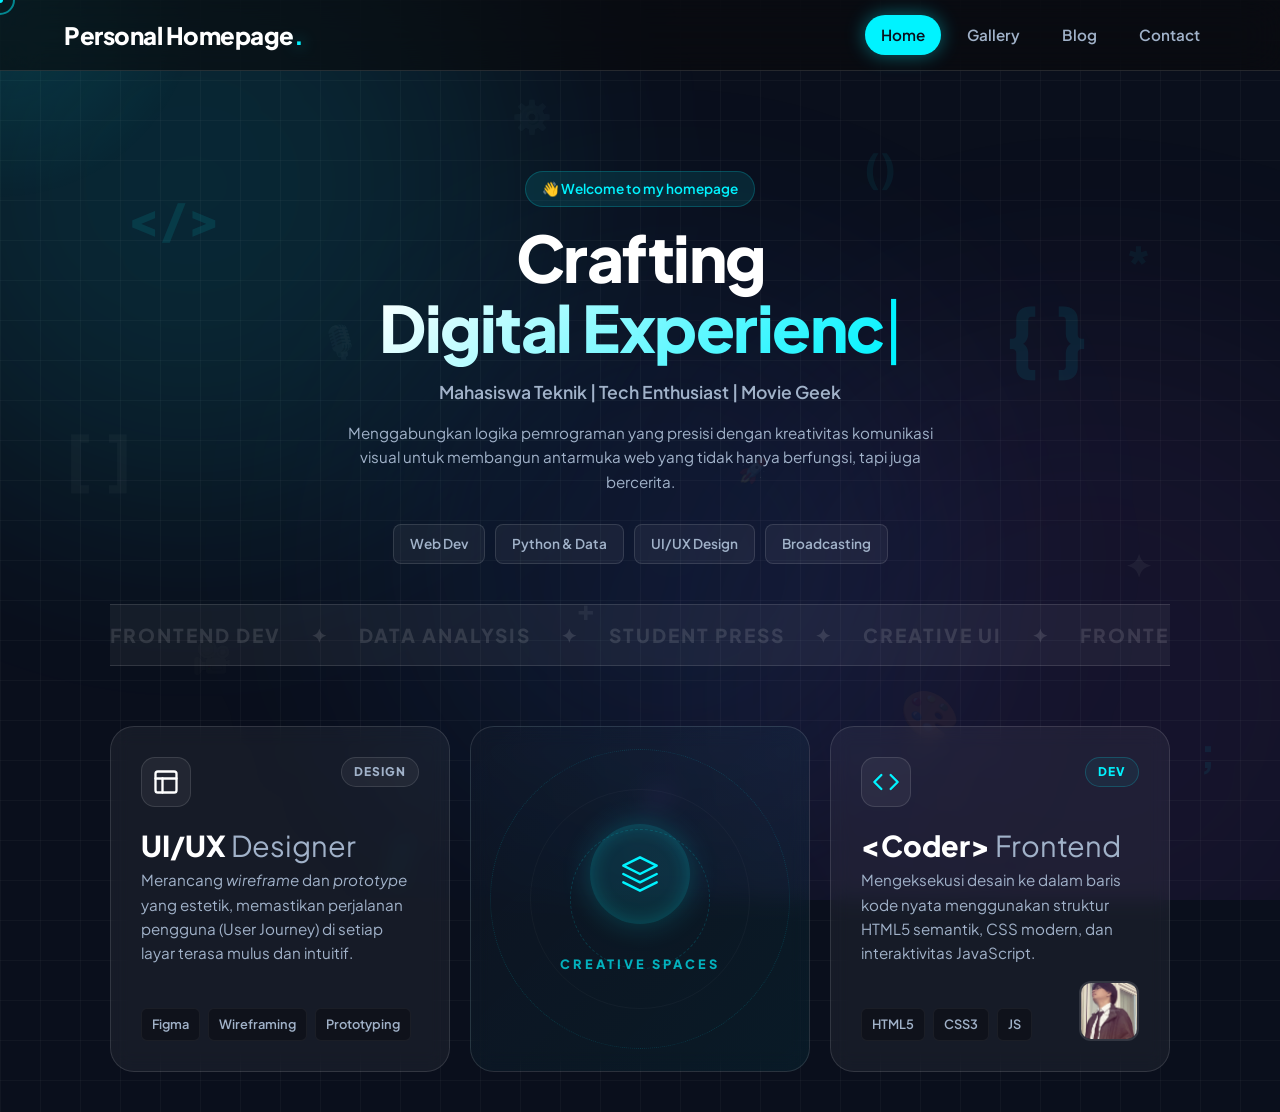
<file: index.html>
<!DOCTYPE html>
<html lang="id">
<head>
    <meta charset="UTF-8">
    <meta name="viewport" content="width=device-width, initial-scale=1.0">
    <title>Personal Homepage.</title>
    <link rel="stylesheet" href="style.css">
    <script src="script.js" defer></script>
</head>
<body>

    <!-- CUSTOM CURSOR WEB3 -->
    <div class="cursor-dot"></div>
    <div class="cursor-outline"></div>
    <div class="cursor-glow"></div>

    <!-- AMBIENT AURORA GLOW (EFEK TERANG & BERWARNA YANG ELEGAN) -->
    <div class="aurora-bg">
        <div class="aurora-glow aurora-1"></div>
        <div class="aurora-glow aurora-2"></div>
        <div class="aurora-glow aurora-3"></div>
    </div>

    <!-- ELEMEN MELAYANG (DIPERBANYAK AGAR MAKIN RAME & TECHY) -->
    <div class="floating-shapes">
        <!-- Elemen Original -->
        <div class="shape shape-1" style="color: rgba(0, 243, 255, 0.1);">&lt;/&gt;</div>
        <div class="shape shape-2" style="color: rgba(255, 255, 255, 0.05);">🎥</div>
        <div class="shape shape-3" style="color: rgba(0, 243, 255, 0.08); font-size: 5rem;">{ }</div>
        <div class="shape shape-4" style="color: rgba(255, 255, 255, 0.05);">✦</div>
        <div class="shape shape-5" style="color: rgba(168, 85, 247, 0.08);">#</div>
        
        <!-- Elemen Tambahan Baru -->
        <div class="shape" style="top: 15%; right: 30%; font-size: 2.5rem; color: rgba(0, 243, 255, 0.06); animation-delay: 1.5s;">()</div>
        <div class="shape" style="top: 75%; right: 25%; font-size: 3rem; color: rgba(168, 85, 247, 0.05); animation-delay: 3.5s;">🎨</div>
        <div class="shape" style="top: 45%; left: 5%; font-size: 4rem; color: rgba(255, 255, 255, 0.03); animation-delay: 2.5s;">[ ]</div>
        <div class="shape" style="top: 80%; right: 5%; font-size: 2.5rem; color: rgba(0, 243, 255, 0.07); animation-delay: 5s;">;</div>
        <div class="shape" style="top: 10%; left: 40%; font-size: 2rem; color: rgba(255, 255, 255, 0.04); animation-delay: 0.5s;">⚙️</div>
        <div class="shape" style="top: 50%; right: 40%; font-size: 1.5rem; color: rgba(168, 85, 247, 0.08); animation-delay: 4.5s;">🚀</div>
        <div class="shape" style="top: 90%; left: 30%; font-size: 3.5rem; color: rgba(0, 243, 255, 0.04); animation-delay: 1.2s;">/</div>
        <div class="shape" style="top: 35%; left: 25%; font-size: 2rem; color: rgba(255, 255, 255, 0.05); animation-delay: 2.8s;">🎙️</div>
        <div class="shape" style="top: 25%; right: 10%; font-size: 3rem; color: rgba(0, 243, 255, 0.05); animation-delay: 3.2s;">*</div>
        <div class="shape" style="top: 65%; left: 45%; font-size: 1.8rem; color: rgba(255, 255, 255, 0.06); animation-delay: 1.8s;">+</div>
    </div>

    <!-- NAVIGASI KACA -->
    <header class="glass-nav">
        <div class="logo">
            <h1 class="magnetic">Personal Homepage<span>.</span></h1>
        </div>
        <nav>
            <ul class="nav-links">
                <li><a href="index.html" class="active magnetic">Home</a></li>
                <li><a href="gallery.html" class="magnetic">Gallery</a></li>
                <li><a href="blog.html" class="magnetic">Blog</a></li>
                <li><a href="contact.html" class="magnetic">Contact</a></li>
            </ul>
        </nav>
    </header>

    <main class="container">
        <!-- HERO SECTION -->
        <section class="hero fade-up">
            <div class="hero-badge magnetic">👋 Welcome to my homepage</div>
            
            <h2 class="hero-title">Crafting <br> <span class="gradient-text typing-text"></span><span class="cursor-blink">|</span></h2>
            
            <p class="hero-subtitle">Mahasiswa Teknik | Tech Enthusiast | Movie Geek</p>
            <p class="hero-desc">Menggabungkan logika pemrograman yang presisi dengan kreativitas komunikasi visual untuk membangun antarmuka web yang tidak hanya berfungsi, tapi juga bercerita.</p>
            
            <!-- Skill Tags Magnetic -->
            <div class="hero-skills">
                <span class="skill-tag magnetic">Web Dev</span>
                <span class="skill-tag magnetic">Python & Data</span>
                <span class="skill-tag magnetic">UI/UX Design</span>
                <span class="skill-tag magnetic">Broadcasting</span>
            </div>
        </section>

        <!-- RUNNING TEXT -->
        <div class="marquee-container fade-up delay-1">
            <div class="marquee-content">
                <span>FRONTEND DEV</span> <span>✦</span> 
                <span>DATA ANALYSIS</span> <span>✦</span> 
                <span>STUDENT PRESS</span> <span>✦</span> 
                <span>CREATIVE UI</span> <span>✦</span>
                <span>FRONTEND DEV</span> <span>✦</span> 
                <span>DATA ANALYSIS</span> <span>✦</span> 
                <span>STUDENT PRESS</span> <span>✦</span> 
                <span>CREATIVE UI</span> <span>✦</span>
            </div>
        </div>

        <!-- BENTO BOX GRID LAYOUT -->
        <section class="bento-grid">
            
            <!-- Bento Card 1: UI/UX -->
            <article class="bento-card fade-up delay-1">
                <div class="card-glow"></div>
                <div class="card-content">
                    <div class="bento-header">
                        <div class="bento-icon">
                            <svg width="28" height="28" viewBox="0 0 24 24" fill="none" stroke="currentColor" stroke-width="2" stroke-linecap="round" stroke-linejoin="round">
                                <rect x="3" y="3" width="18" height="18" rx="2" ry="2"></rect>
                                <line x1="3" y1="9" x2="21" y2="9"></line>
                                <line x1="9" y1="21" x2="9" y2="9"></line>
                            </svg>
                        </div>
                        <span class="bento-badge">Design</span>
                    </div>
                    <h3>UI/UX <span class="dim-text">Designer</span></h3>
                    <p>Merancang <em>wireframe</em> dan <em>prototype</em> yang estetik, memastikan perjalanan pengguna (User Journey) di setiap layar terasa mulus dan intuitif.</p>
                    
                    <div class="card-tags">
                        <span>Figma</span>
                        <span>Wireframing</span>
                        <span>Prototyping</span>
                    </div>
                </div>
            </article>

            <!-- Bento Card 2: Center Art Radar -->
            <article class="bento-card center-art fade-up delay-2 magnetic-card">
                <div class="card-glow"></div>
                <div class="card-content radar-wrapper">
                    <div class="radar-ring ring-1"></div>
                    <div class="radar-ring ring-2"></div>
                    <div class="radar-ring ring-3"></div>
                    
                    <div class="glowing-orb">
                        <svg width="40" height="40" viewBox="0 0 24 24" fill="none" stroke="#00f3ff" stroke-width="1.5" stroke-linecap="round" stroke-linejoin="round">
                            <polygon points="12 2 2 7 12 12 22 7 12 2"></polygon>
                            <polyline points="2 12 12 17 22 12"></polyline>
                            <polyline points="2 17 12 22 22 17"></polyline>
                        </svg>
                    </div>
                    <div class="center-label">CREATIVE SPACES</div>
                </div>
            </article>

            <!-- Bento Card 3: Coder -->
            <article class="bento-card fade-up delay-3">
                <div class="card-glow"></div>
                <div class="card-content">
                    <div class="bento-header">
                        <div class="bento-icon code-icon">
                            <svg width="28" height="28" viewBox="0 0 24 24" fill="none" stroke="currentColor" stroke-width="2" stroke-linecap="round" stroke-linejoin="round">
                                <polyline points="16 18 22 12 16 6"></polyline>
                                <polyline points="8 6 2 12 8 18"></polyline>
                            </svg>
                        </div>
                        <span class="bento-badge dev-badge">Dev</span>
                    </div>
                    <h3>&lt;Coder&gt; <span class="dim-text">Frontend</span></h3>
                    <p>Mengeksekusi desain ke dalam baris kode nyata menggunakan struktur HTML5 semantik, CSS modern, dan interaktivitas JavaScript.</p>
                    
                    <div class="coder-footer">
                        <div class="card-tags">
                            <span>HTML5</span>
                            <span>CSS3</span>
                            <span>JS</span>
                        </div>
                        <img src="profile.jpeg" alt="My Profile" class="bento-profile-img">
                    </div>
                </div>
            </article>

        </section>
    </main>

</body>
</html>
</file>
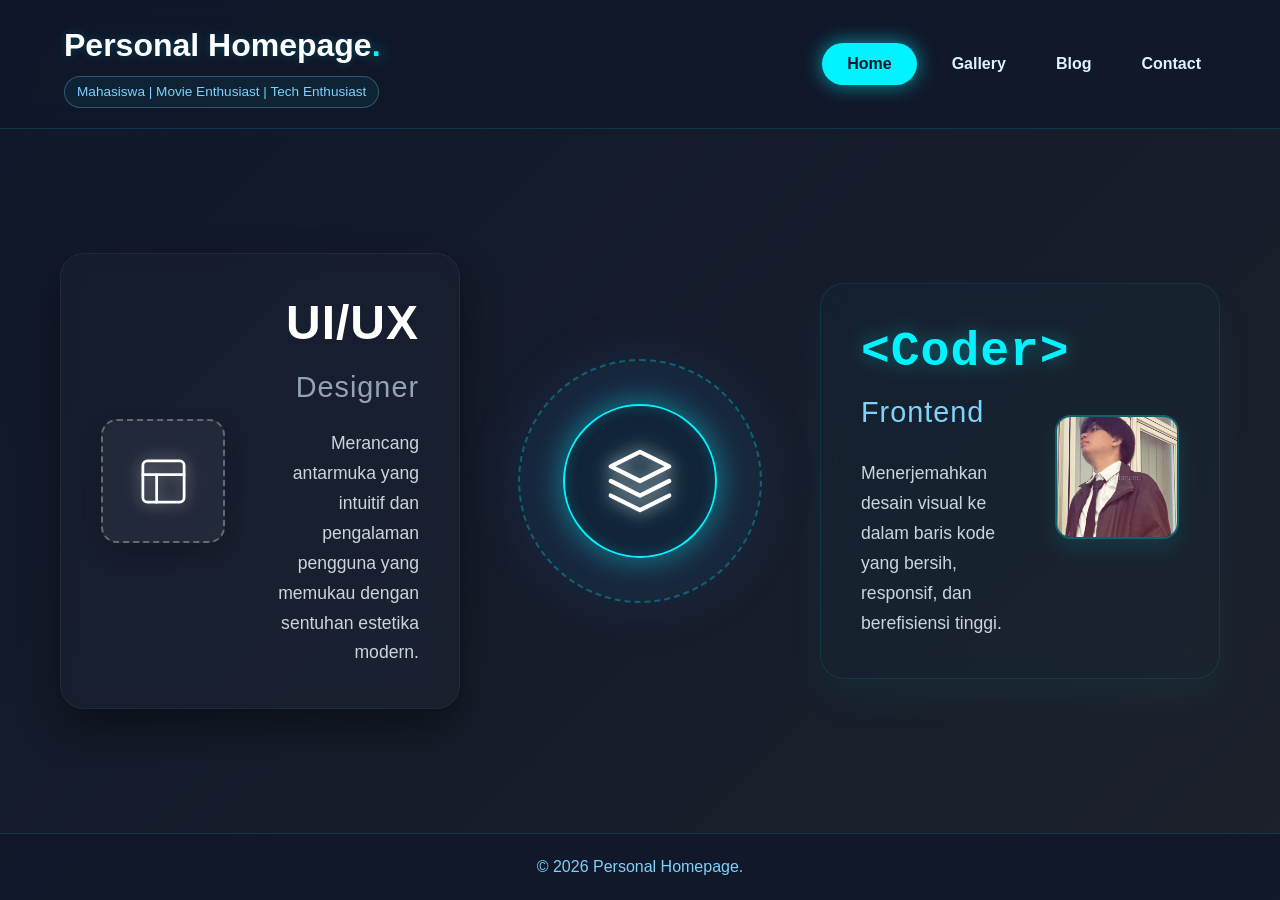
<file: WEBB PORTOFOLIOO/index.html>
<!DOCTYPE html>
<html lang="id">
<head>
    <meta charset="UTF-8">
    <meta name="viewport" content="width=device-width, initial-scale=1.0">
    <title>Personal Homepage</title>
</head>
<body style="background: linear-gradient(135deg, #0f172a 0%, #1c212b 100%); color: #e0f2fe; font-family: 'Segoe UI', Tahoma, Geneva, Verdana, sans-serif; margin: 0; padding: 0; line-height: 1.6; min-height: 100vh; display: flex; flex-direction: column;">

    <!-- HEADER & NAVIGASI (Efek Kaca) -->
    <header style="display: flex; justify-content: space-between; align-items: center; padding: 20px 5%; background-color: rgba(15, 23, 42, 0.75); backdrop-filter: blur(12px); -webkit-backdrop-filter: blur(12px); border-bottom: 1px solid rgba(0, 243, 255, 0.15); position: sticky; top: 0; z-index: 100;">
        <div style="text-align: left;">
            <h1 style="margin: 0; font-size: 2rem; color: #ffffff; text-shadow: 0 0 10px rgba(0, 243, 255, 0.2);">
                Personal Homepage<span style="color: #00f3ff; text-shadow: 0 0 15px #00f3ff;">.</span>
            </h1>
            <p style="margin: 5px 0 0 0; color: #7dd3fc; font-size: 0.85rem; padding: 4px 12px; border: 1px solid rgba(125, 211, 252, 0.3); border-radius: 20px; display: inline-block; background: rgba(0, 243, 255, 0.05);">
                Mahasiswa | Movie Enthusiast | Tech Enthusiast
            </p>
        </div>
        
        <nav style="display: flex; gap: 20px; align-items: center;">
            <a href="index.html" style="text-decoration: none; color: #0f172a; background-color: #00f3ff; padding: 8px 25px; border-radius: 30px; font-weight: bold; box-shadow: 0 0 20px rgba(0, 243, 255, 0.6);">Home</a>
            <a href="gallery.html" style="text-decoration: none; color: #e0f2fe; font-weight: bold; padding: 8px 15px;">Gallery</a>
            <a href="blog.html" style="text-decoration: none; color: #e0f2fe; font-weight: bold; padding: 8px 15px;">Blog</a>
            <a href="contact.html" style="text-decoration: none; color: #e0f2fe; font-weight: bold; padding: 8px 15px;">Contact</a>
        </nav>
    </header>

    <!-- KONTEN UTAMA HOME -->
    <main style="max-width: 1200px; margin: 0 auto; padding: 60px 20px; flex: 1; display: flex; align-items: center; width: 100%; box-sizing: border-box;">
        <section style="display: flex; justify-content: space-between; align-items: center; gap: 40px; flex-wrap: wrap; width: 100%;">
            
            <!-- CARD KIRI: Desainer -->
            <div style="flex: 1; min-width: 280px; background: rgba(255, 255, 255, 0.02); padding: 40px; border-radius: 24px; border: 1px solid rgba(255, 255, 255, 0.05); box-shadow: 0 20px 40px rgba(0,0,0,0.4); backdrop-filter: blur(10px); -webkit-backdrop-filter: blur(10px); display: flex; align-items: center; justify-content: space-between; gap: 20px; flex-wrap: wrap;">
                
                <!-- Elemen Abstrak UI/UX (Kiri) Pengganti Foto -->
                <div style="flex-shrink: 0; margin: 0 auto;">
                    <div style="width: 120px; height: 120px; border-radius: 16px; border: 2px dashed rgba(255, 255, 255, 0.3); background: rgba(255, 255, 255, 0.05); display: flex; justify-content: center; align-items: center; box-shadow: 0 10px 20px rgba(0,0,0,0.2);">
                        <!-- Ikon Layout UI/UX -->
                        <svg width="55" height="55" viewBox="0 0 24 24" fill="none" stroke="#ffffff" stroke-width="1.2" stroke-linecap="round" stroke-linejoin="round" style="filter: drop-shadow(0 0 8px rgba(255,255,255,0.6));">
                            <rect x="3" y="3" width="18" height="18" rx="2" ry="2"></rect>
                            <line x1="3" y1="9" x2="21" y2="9"></line>
                            <line x1="9" y1="21" x2="9" y2="9"></line>
                        </svg>
                    </div>
                </div>

                <!-- Teks Desainer -->
                <div style="flex: 1; text-align: right; min-width: 150px;">
                    <h2 style="font-size: 3rem; margin: 0; color: #ffffff; font-weight: 800; letter-spacing: 1px; line-height: 1.2;">
                        UI/UX<br>
                        <span style="font-size: 1.8rem; font-weight: 400; color: #94a3b8;">Designer</span>
                    </h2>
                    <p style="color: #cbd5e1; font-size: 1.1rem; line-height: 1.7; margin: 20px 0 0 auto;">
                        Merancang antarmuka yang intuitif dan pengalaman pengguna yang memukau dengan sentuhan estetika modern.
                    </p>
                </div>
            </div>

            <!-- BAGIAN TENGAH: Elemen Abstrak (Pengganti Foto) -->
            <div style="flex: 0 0 auto; text-align: center; position: relative; width: 280px; height: 280px; display: flex; justify-content: center; align-items: center;">
                
                <!-- Efek cahaya Glow Background -->
                <div style="position: absolute; top: 0; left: 0; right: 0; bottom: 0; background: radial-gradient(circle, rgba(0,243,255,0.3) 0%, rgba(59,130,246,0.1) 50%, rgba(15,23,42,0) 80%); border-radius: 50%; filter: blur(20px); z-index: 0;"></div>
                
                <!-- Lingkaran Luar (Putus-putus) -->
                <div style="position: relative; z-index: 1; width: 240px; height: 240px; border-radius: 50%; border: 2px dashed rgba(0, 243, 255, 0.3); display: flex; justify-content: center; align-items: center; box-shadow: inset 0 0 30px rgba(0, 243, 255, 0.05);">
                    
                    <!-- Lingkaran Dalam (Solid + Blur) -->
                    <div style="width: 150px; height: 150px; border-radius: 50%; background: rgba(15, 23, 42, 0.6); border: 2px solid #00f3ff; box-shadow: 0 0 30px rgba(0, 243, 255, 0.4), inset 0 0 15px rgba(0, 243, 255, 0.2); display: flex; justify-content: center; align-items: center; backdrop-filter: blur(8px);">
                        
                        <!-- Ikon Utama (Layer / Stack) melambangkan Web Design & Coding -->
                        <svg width="70" height="70" viewBox="0 0 24 24" fill="none" stroke="#ffffff" stroke-width="1.5" stroke-linecap="round" stroke-linejoin="round" style="filter: drop-shadow(0 0 8px rgba(255,255,255,0.8));">
                            <polygon points="12 2 2 7 12 12 22 7 12 2"></polygon>
                            <polyline points="2 12 12 17 22 12"></polyline>
                            <polyline points="2 17 12 22 22 17"></polyline>
                        </svg>
                        
                    </div>
                </div>
            </div>

            <!-- CARD KANAN: Coder -->
            <div style="flex: 1; min-width: 280px; background: rgba(0, 243, 255, 0.02); padding: 40px; border-radius: 24px; border: 1px solid rgba(0, 243, 255, 0.1); box-shadow: 0 20px 40px rgba(0, 243, 255, 0.05); backdrop-filter: blur(10px); -webkit-backdrop-filter: blur(10px); display: flex; align-items: center; justify-content: space-between; gap: 20px; flex-wrap: wrap;">
                
                <!-- Teks Coder -->
                <div style="flex: 1; text-align: left; min-width: 150px;">
                    <h2 style="font-size: 3rem; margin: 0; color: #00f3ff; font-family: 'Courier New', Courier, monospace; text-shadow: 0 0 20px rgba(0, 243, 255, 0.4); font-weight: 800; letter-spacing: 1px; line-height: 1.2;">
                        &lt;Coder&gt;<br>
                        <span style="font-size: 1.8rem; font-weight: 400; color: #7dd3fc; font-family: 'Segoe UI', sans-serif; text-shadow: none;">Frontend</span>
                    </h2>
                    <p style="color: #cbd5e1; font-size: 1.1rem; line-height: 1.7; margin: 20px 0 0 0;">
                        Menerjemahkan desain visual ke dalam baris kode yang bersih, responsif, dan berefisiensi tinggi.
                    </p>
                </div>

                <!-- Tempat Foto Coder (Kanan) -->
                <div style="flex-shrink: 0; margin: 0 auto;">
                    <img src="profile.jpeg" alt="Foto Coder" style="width: 120px; height: 120px; border-radius: 16px; border: 2px solid rgba(0, 243, 255, 0.3); object-fit: cover; box-shadow: 0 10px 20px rgba(0, 243, 255, 0.1);">
                </div>
            </div>

        </section>
    </main>

    <!-- FOOTER -->
    <footer style="text-align: center; padding: 20px; background-color: rgba(15, 23, 42, 0.8); border-top: 1px solid rgba(0, 243, 255, 0.15); color: #7dd3fc;">
        <p style="margin: 0;">&copy; 2026 Personal Homepage.</p>
    </footer>

</body>
</html>
</file>
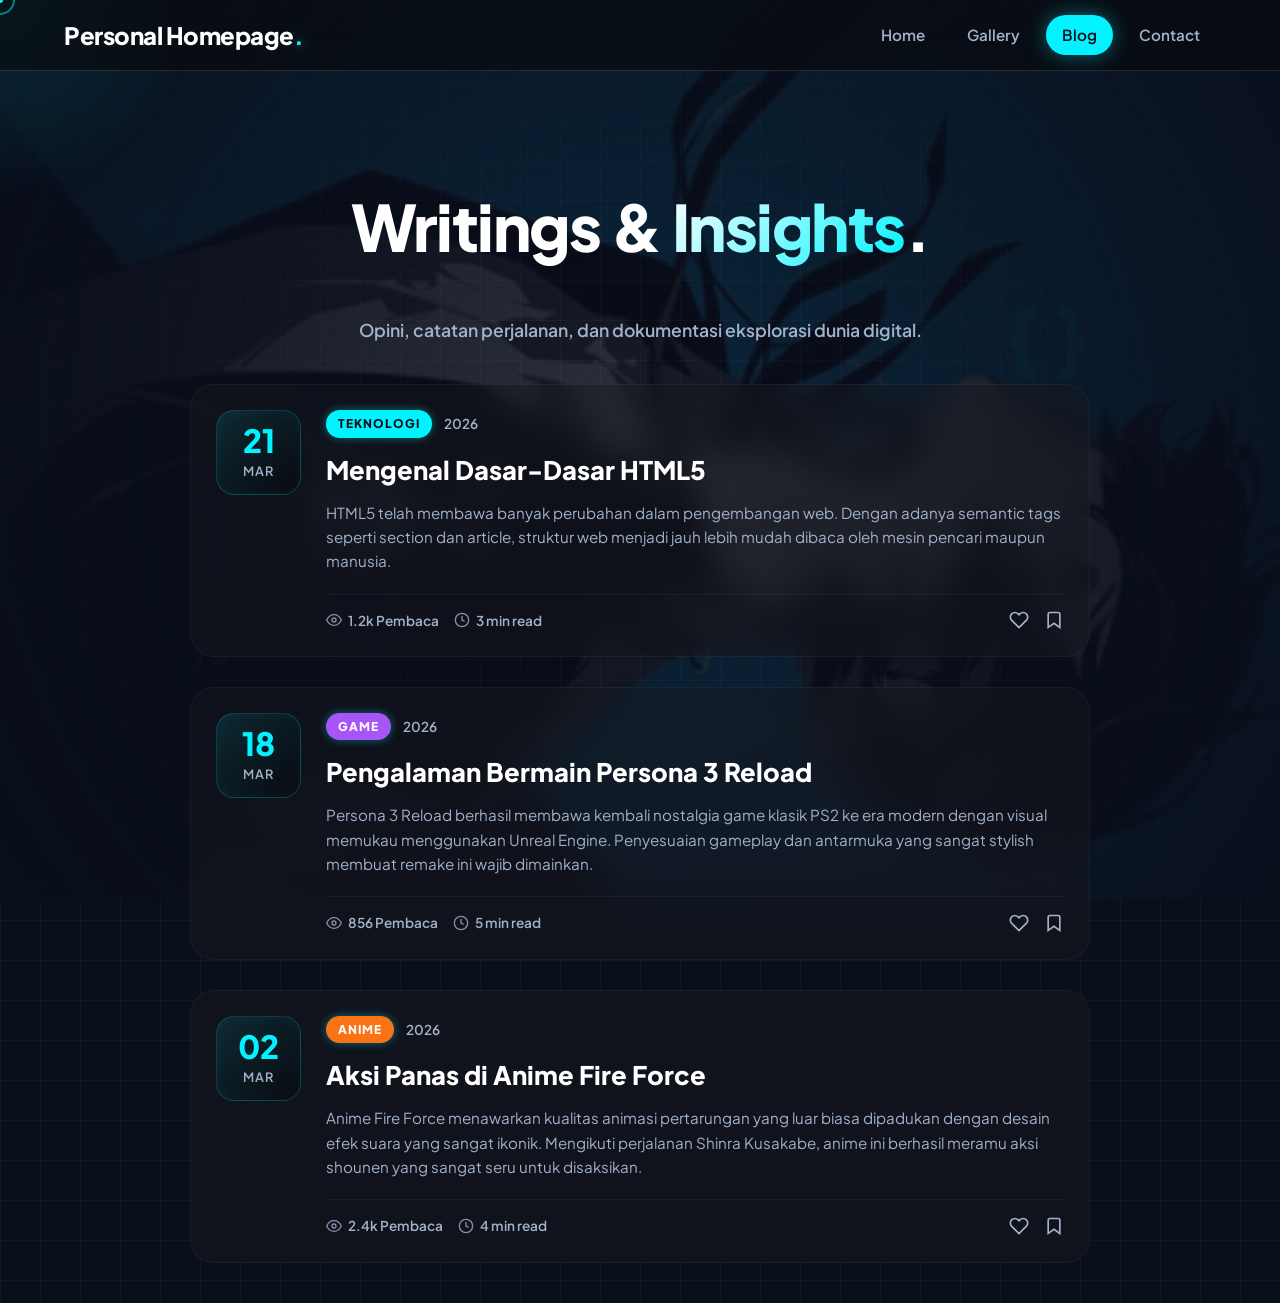
<file: blog.html>
<!DOCTYPE html>
<html lang="id">
<head>
    <meta charset="UTF-8">
    <meta name="viewport" content="width=device-width, initial-scale=1.0">
    <title>Blog - Personal Homepage.</title>
    <link rel="stylesheet" href="style.css">
    <script src="script.js" defer></script>
    
    <!-- CSS KHUSUS HALAMAN BLOG UNTUK TAMPILAN MODERN -->
    <style>
        .blog-container {
            display: flex; flex-direction: column; gap: 30px;
            max-width: 900px; margin: 0 auto; position: relative; z-index: 2;
        }

        .blog-card {
            display: flex; gap: 25px; background: rgba(25, 25, 30, 0.4);
            border: 1px solid rgba(255, 255, 255, 0.05); border-radius: 24px;
            padding: 25px; backdrop-filter: blur(15px);
            transition: all 0.4s cubic-bezier(0.175, 0.885, 0.32, 1.275);
            position: relative; overflow: hidden; text-decoration: none;
        }

        .blog-card::before {
            content: ""; position: absolute; top: 0; left: 0; width: 100%; height: 100%;
            background: linear-gradient(45deg, transparent, rgba(0, 243, 255, 0.08), transparent);
            transform: translateX(-100%); transition: transform 0.6s ease;
        }

        .blog-card:hover {
            transform: translateY(-8px) scale(1.02);
            border-color: rgba(0, 243, 255, 0.3);
            box-shadow: 0 15px 35px rgba(0, 0, 0, 0.5), 0 0 20px rgba(0, 243, 255, 0.15);
        }

        .blog-card:hover::before { transform: translateX(100%); }

        .blog-date {
            flex-shrink: 0; width: 85px; height: 85px;
            background: linear-gradient(135deg, rgba(0, 243, 255, 0.1) 0%, rgba(0,0,0,0.4) 100%);
            border: 1px solid rgba(0, 243, 255, 0.2); border-radius: 18px;
            display: flex; flex-direction: column; justify-content: center;
            align-items: center; text-align: center; box-shadow: inset 0 0 15px rgba(0, 243, 255, 0.05);
        }
        .blog-date span.day { font-size: 2rem; font-weight: 800; color: var(--neon-cyan); line-height: 1; }
        .blog-date span.month { font-size: 0.8rem; font-weight: 600; color: var(--text-dim); text-transform: uppercase; margin-top: 5px; letter-spacing: 1px;}

        .blog-content { flex-grow: 1; display: flex; flex-direction: column; justify-content: center; }
        .blog-meta { display: flex; gap: 12px; margin-bottom: 12px; align-items: center; }
        
        .blog-category {
            font-size: 0.75rem; font-weight: 800; color: var(--bg-dark);
            background: var(--neon-cyan); padding: 4px 12px; border-radius: 20px;
            text-transform: uppercase; letter-spacing: 1px; box-shadow: 0 0 10px rgba(0, 243, 255, 0.4);
        }

        .blog-year { font-size: 0.85rem; color: var(--text-dim); font-weight: 600; }
        .blog-title { font-size: 1.6rem; font-weight: 800; color: var(--text-main); margin: 0 0 10px 0; transition: 0.3s; }
        .blog-card:hover .blog-title { color: var(--neon-cyan); }
        .blog-excerpt { color: var(--text-dim); font-size: 0.95rem; line-height: 1.6; margin: 0 0 15px 0; }

        /* PANEL ENGAGEMENT BARU (Pengganti Tombol Baca Artikel) */
        .blog-footer {
            display: flex; justify-content: space-between; align-items: center;
            margin-top: 5px; padding-top: 15px; border-top: 1px solid rgba(255, 255, 255, 0.05);
        }
        
        .blog-stats {
            display: flex; gap: 15px; color: var(--text-dim); font-size: 0.85rem; font-weight: 600; align-items: center;
        }
        .stat-item { display: flex; align-items: center; gap: 6px; }
        .stat-item svg { width: 16px; height: 16px; opacity: 0.8; }
        
        .blog-engagement { display: flex; gap: 15px; }
        .blog-engagement svg {
            width: 20px; height: 20px; color: var(--text-dim); cursor: none; transition: 0.3s;
        }
        /* Interaksi saat ikon disorot */
        .blog-engagement svg:hover {
            color: var(--neon-cyan); transform: scale(1.2); filter: drop-shadow(0 0 8px var(--neon-cyan));
        }

        @media (max-width: 600px) {
            .blog-card { flex-direction: column; gap: 15px; }
            .blog-date { width: max-content; height: auto; padding: 10px 20px; flex-direction: row; gap: 10px; border-radius: 12px; }
            .blog-date span.month { margin-top: 0; }
        }
    </style>
</head>
<body>

    <div class="cursor-dot"></div>
    <div class="cursor-outline"></div>
    <div class="cursor-glow"></div>

    <div class="floating-shapes">
        <div class="shape shape-1" style="color: rgba(0, 243, 255, 0.05);">✦</div>
        <div class="shape shape-2" style="color: rgba(255, 255, 255, 0.03);">/&gt;</div>
        <div class="shape shape-3" style="color: rgba(0, 243, 255, 0.05); font-size: 5rem;">{ }</div>
        <div class="shape shape-4" style="color: rgba(255, 255, 255, 0.02);">#</div>
    </div>

    <div style="position: fixed; top: 0; left: 0; width: 100vw; height: 100vh; z-index: 0; opacity: 0.15; pointer-events: none; background-image: url('reload.jpeg'); background-size: cover; background-position: center;"></div>
    <div style="position: fixed; top: 0; left: 0; width: 100vw; height: 100vh; z-index: 0; pointer-events: none; background: radial-gradient(circle at 50% 50%, transparent 0%, var(--bg-dark) 100%);"></div>

    <header class="glass-nav">
        <div class="logo">
            <h1 class="magnetic">Personal Homepage<span>.</span></h1>
        </div>
        <nav>
            <ul class="nav-links">
                <li><a href="index.html" class="magnetic">Home</a></li>
                <li><a href="gallery.html" class="magnetic">Gallery</a></li>
                <li><a href="blog.html" class="active magnetic">Blog</a></li>
                <li><a href="contact.html" class="magnetic">Contact</a></li>
            </ul>
        </nav>
    </header>

    <main class="container" style="padding-top: 60px;">
        <section class="hero fade-up">
            <h2 class="hero-title">Writings & <span class="gradient-text">Insights</span>.</h2>
            <p class="hero-subtitle">Opini, catatan perjalanan, dan dokumentasi eksplorasi dunia digital.</p>
        </section>

        <section class="blog-container">
            
            <!-- ARTIKEL 1 -->
            <article class="blog-card fade-up delay-1 magnetic-card">
                <div class="blog-date">
                    <span class="day">21</span>
                    <span class="month">Mar</span>
                </div>
                <div class="blog-content">
                    <div class="blog-meta">
                        <span class="blog-category">Teknologi</span>
                        <span class="blog-year">2026</span>
                    </div>
                    <h3 class="blog-title">Mengenal Dasar-Dasar HTML5</h3>
                    <p class="blog-excerpt">HTML5 telah membawa banyak perubahan dalam pengembangan web. Dengan adanya semantic tags seperti section dan article, struktur web menjadi jauh lebih mudah dibaca oleh mesin pencari maupun manusia.</p>
                    
                    <!-- FOOTER ENGAGEMENT BARU -->
                    <div class="blog-footer">
                        <div class="blog-stats">
                            <div class="stat-item">
                                <svg viewBox="0 0 24 24" fill="none" stroke="currentColor" stroke-width="2"><path d="M1 12s4-8 11-8 11 8 11 8-4 8-11 8-11-8-11-8z"></path><circle cx="12" cy="12" r="3"></circle></svg>
                                1.2k Pembaca
                            </div>
                            <div class="stat-item">
                                <svg viewBox="0 0 24 24" fill="none" stroke="currentColor" stroke-width="2"><circle cx="12" cy="12" r="10"></circle><polyline points="12 6 12 12 16 14"></polyline></svg>
                                3 min read
                            </div>
                        </div>
                        <div class="blog-engagement">
                            <svg class="magnetic" viewBox="0 0 24 24" fill="none" stroke="currentColor" stroke-width="2"><path d="M20.84 4.61a5.5 5.5 0 0 0-7.78 0L12 5.67l-1.06-1.06a5.5 5.5 0 0 0-7.78 7.78l1.06 1.06L12 21.23l7.78-7.78 1.06-1.06a5.5 5.5 0 0 0 0-7.78z"></path></svg>
                            <svg class="magnetic" viewBox="0 0 24 24" fill="none" stroke="currentColor" stroke-width="2"><path d="M19 21l-7-5-7 5V5a2 2 0 0 1 2-2h10a2 2 0 0 1 2 2z"></path></svg>
                        </div>
                    </div>
                </div>
            </article>

            <!-- ARTIKEL 2 -->
            <article class="blog-card fade-up delay-2 magnetic-card">
                <div class="blog-date">
                    <span class="day">18</span>
                    <span class="month">Mar</span>
                </div>
                <div class="blog-content">
                    <div class="blog-meta">
                        <span class="blog-category" style="background: #a855f7; color: white;">Game</span>
                        <span class="blog-year">2026</span>
                    </div>
                    <h3 class="blog-title">Pengalaman Bermain Persona 3 Reload</h3>
                    <p class="blog-excerpt">Persona 3 Reload berhasil membawa kembali nostalgia game klasik PS2 ke era modern dengan visual memukau menggunakan Unreal Engine. Penyesuaian gameplay dan antarmuka yang sangat stylish membuat remake ini wajib dimainkan.</p>
                    
                    <!-- FOOTER ENGAGEMENT BARU -->
                    <div class="blog-footer">
                        <div class="blog-stats">
                            <div class="stat-item">
                                <svg viewBox="0 0 24 24" fill="none" stroke="currentColor" stroke-width="2"><path d="M1 12s4-8 11-8 11 8 11 8-4 8-11 8-11-8-11-8z"></path><circle cx="12" cy="12" r="3"></circle></svg>
                                856 Pembaca
                            </div>
                            <div class="stat-item">
                                <svg viewBox="0 0 24 24" fill="none" stroke="currentColor" stroke-width="2"><circle cx="12" cy="12" r="10"></circle><polyline points="12 6 12 12 16 14"></polyline></svg>
                                5 min read
                            </div>
                        </div>
                        <div class="blog-engagement">
                            <svg class="magnetic" viewBox="0 0 24 24" fill="none" stroke="currentColor" stroke-width="2"><path d="M20.84 4.61a5.5 5.5 0 0 0-7.78 0L12 5.67l-1.06-1.06a5.5 5.5 0 0 0-7.78 7.78l1.06 1.06L12 21.23l7.78-7.78 1.06-1.06a5.5 5.5 0 0 0 0-7.78z"></path></svg>
                            <svg class="magnetic" viewBox="0 0 24 24" fill="none" stroke="currentColor" stroke-width="2"><path d="M19 21l-7-5-7 5V5a2 2 0 0 1 2-2h10a2 2 0 0 1 2 2z"></path></svg>
                        </div>
                    </div>
                </div>
            </article>

            <!-- ARTIKEL 3 -->
            <article class="blog-card fade-up delay-3 magnetic-card">
                <div class="blog-date">
                    <span class="day">02</span>
                    <span class="month">Mar</span>
                </div>
                <div class="blog-content">
                    <div class="blog-meta">
                        <span class="blog-category" style="background: #f97316; color: white;">Anime</span>
                        <span class="blog-year">2026</span>
                    </div>
                    <h3 class="blog-title">Aksi Panas di Anime Fire Force</h3>
                    <p class="blog-excerpt">Anime Fire Force menawarkan kualitas animasi pertarungan yang luar biasa dipadukan dengan desain efek suara yang sangat ikonik. Mengikuti perjalanan Shinra Kusakabe, anime ini berhasil meramu aksi shounen yang sangat seru untuk disaksikan.</p>
                    
                    <!-- FOOTER ENGAGEMENT BARU -->
                    <div class="blog-footer">
                        <div class="blog-stats">
                            <div class="stat-item">
                                <svg viewBox="0 0 24 24" fill="none" stroke="currentColor" stroke-width="2"><path d="M1 12s4-8 11-8 11 8 11 8-4 8-11 8-11-8-11-8z"></path><circle cx="12" cy="12" r="3"></circle></svg>
                                2.4k Pembaca
                            </div>
                            <div class="stat-item">
                                <svg viewBox="0 0 24 24" fill="none" stroke="currentColor" stroke-width="2"><circle cx="12" cy="12" r="10"></circle><polyline points="12 6 12 12 16 14"></polyline></svg>
                                4 min read
                            </div>
                        </div>
                        <div class="blog-engagement">
                            <svg class="magnetic" viewBox="0 0 24 24" fill="none" stroke="currentColor" stroke-width="2"><path d="M20.84 4.61a5.5 5.5 0 0 0-7.78 0L12 5.67l-1.06-1.06a5.5 5.5 0 0 0-7.78 7.78l1.06 1.06L12 21.23l7.78-7.78 1.06-1.06a5.5 5.5 0 0 0 0-7.78z"></path></svg>
                            <svg class="magnetic" viewBox="0 0 24 24" fill="none" stroke="currentColor" stroke-width="2"><path d="M19 21l-7-5-7 5V5a2 2 0 0 1 2-2h10a2 2 0 0 1 2 2z"></path></svg>
                        </div>
                    </div>
                </div>
            </article>

        </section>
    </main>

</body>
</html>
</file>
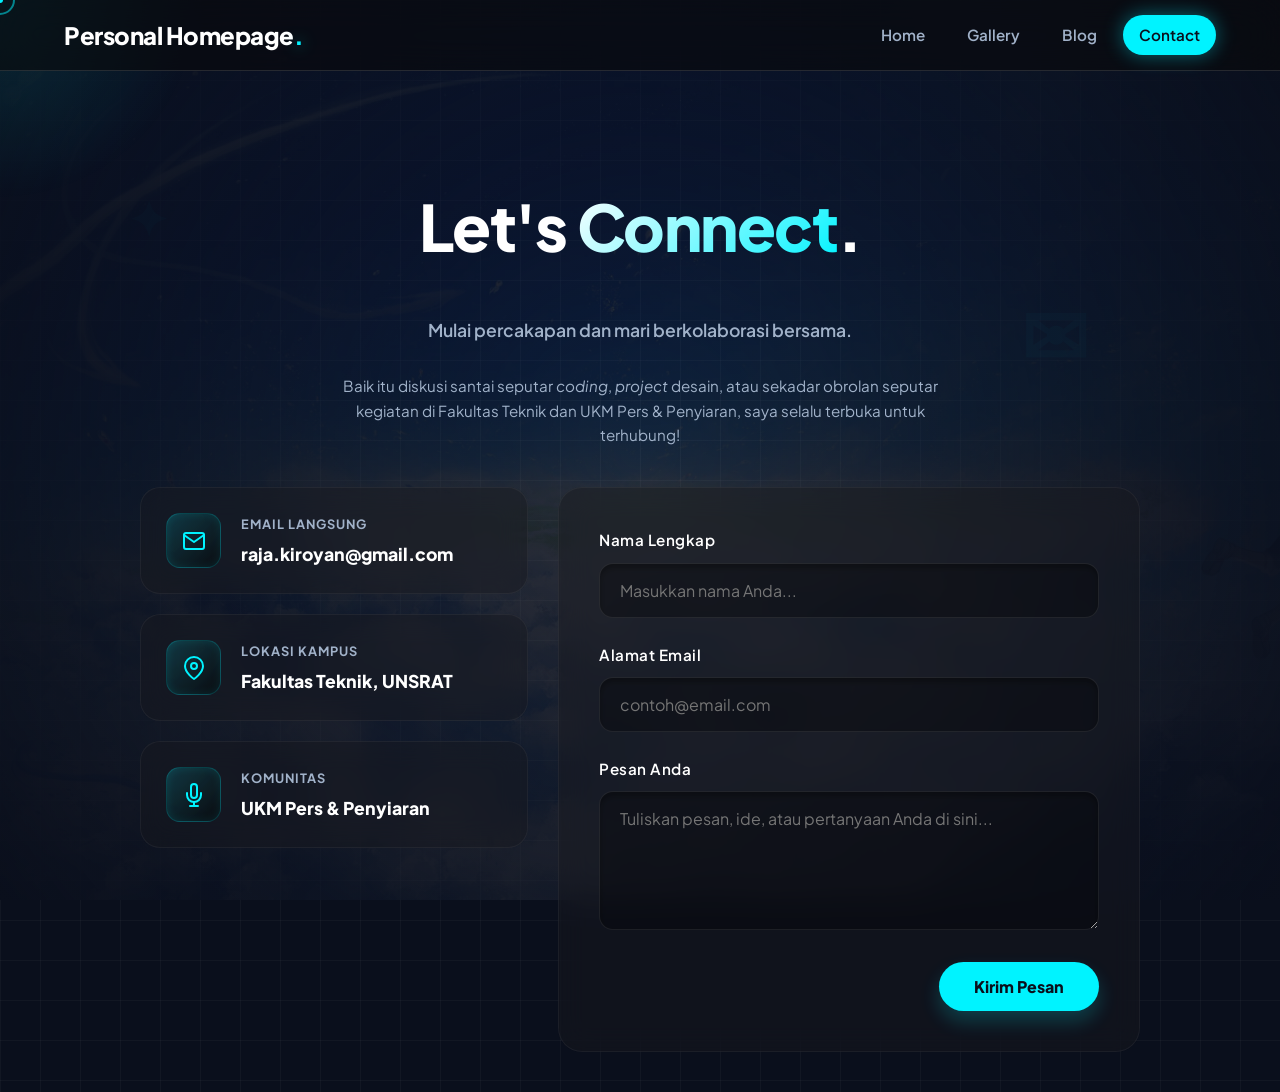
<file: contact.html>
<!DOCTYPE html>
<html lang="id">
<head>
    <meta charset="UTF-8">
    <meta name="viewport" content="width=device-width, initial-scale=1.0">
    <title>Contact - Personal Homepage.</title>
    <link rel="stylesheet" href="style.css">
    <script src="script.js" defer></script>
    
    <!-- CSS KHUSUS HALAMAN KONTAK WEB3 -->
    <style>
        /* Ini yang akan membuat mereka berjejer kiri & kanan */
        .contact-wrapper {
            display: grid;
            grid-template-columns: 1fr 1.5fr;
            gap: 30px;
            max-width: 1000px;
            margin: 0 auto;
            position: relative;
            z-index: 2;
            align-items: start; /* Mencegah form memanjang aneh */
        }

        /* Kolom Kiri: Kartu Info */
        .contact-info-col {
            display: flex;
            flex-direction: column;
            gap: 20px;
        }

        .info-card {
            background: rgba(25, 25, 30, 0.4);
            border: 1px solid rgba(255, 255, 255, 0.05);
            border-radius: 20px;
            padding: 25px;
            backdrop-filter: blur(15px);
            display: flex;
            align-items: center;
            gap: 20px;
            transition: all 0.4s ease;
            text-decoration: none;
        }

        .info-card:hover {
            transform: translateX(10px);
            border-color: rgba(0, 243, 255, 0.3);
            background: rgba(0, 243, 255, 0.05);
        }

        .info-icon {
            flex-shrink: 0;
            width: 55px;
            height: 55px;
            background: linear-gradient(135deg, rgba(0, 243, 255, 0.15) 0%, rgba(0,0,0,0.5) 100%);
            color: var(--neon-cyan);
            border-radius: 14px;
            display: flex;
            justify-content: center;
            align-items: center;
            border: 1px solid rgba(0, 243, 255, 0.2);
            box-shadow: inset 0 0 10px rgba(0, 243, 255, 0.1);
        }

        .info-text h4 {
            color: var(--text-dim);
            font-size: 0.8rem;
            text-transform: uppercase;
            letter-spacing: 1px;
            margin-bottom: 5px;
        }

        .info-text p {
            color: var(--text-main);
            font-weight: 800;
            font-size: 1.1rem;
            margin: 0;
        }

        /* Kolom Kanan: Form Glassmorphism */
        .form-card {
            background: rgba(25, 25, 30, 0.4);
            border: 1px solid rgba(255, 255, 255, 0.05);
            border-radius: 24px;
            padding: 40px;
            backdrop-filter: blur(15px);
            transition: transform 0.4s ease;
            width: 100%;
        }

        .form-card:hover {
            box-shadow: 0 20px 40px rgba(0, 0, 0, 0.4);
        }

        .input-group {
            margin-bottom: 25px;
        }

        .input-group label {
            display: block;
            margin-bottom: 10px;
            color: var(--text-main);
            font-weight: 600;
            font-size: 0.95rem;
            letter-spacing: 0.5px;
        }

        .input-group input, .input-group textarea {
            width: 100%;
            padding: 16px 20px;
            background: rgba(0, 0, 0, 0.3);
            border: 1px solid rgba(255, 255, 255, 0.08);
            border-radius: 14px;
            color: #fff;
            font-family: inherit;
            font-size: 1rem;
            outline: none;
            transition: all 0.3s ease;
            box-shadow: inset 0 4px 6px rgba(0,0,0,0.3);
            box-sizing: border-box; /* Mencegah input luber ke samping */
        }

        .input-group input:focus, .input-group textarea:focus {
            border-color: var(--neon-cyan);
            background: rgba(0, 0, 0, 0.6);
            box-shadow: inset 0 4px 6px rgba(0,0,0,0.3), 0 0 15px rgba(0, 243, 255, 0.15);
        }

        /* Responsif untuk layar HP: Jika layar kecil, otomatis tumpuk ke bawah */
        @media (max-width: 768px) {
            .contact-wrapper {
                grid-template-columns: 1fr;
            }
            .form-card { padding: 25px; }
        }
    </style>
</head>
<body>

    <div class="cursor-dot"></div>
    <div class="cursor-outline"></div>
    <div class="cursor-glow"></div>

    <div class="floating-shapes">
        <div class="shape shape-1" style="color: rgba(0, 243, 255, 0.05);">✦</div>
        <div class="shape shape-2" style="color: rgba(255, 255, 255, 0.03);">@</div>
        <div class="shape shape-3" style="color: rgba(0, 243, 255, 0.05); font-size: 5rem;">✉</div>
        <div class="shape shape-4" style="color: rgba(255, 255, 255, 0.02);">#</div>
    </div>

    <!-- BACKGROUND IMAGE -->
    <div style="position: fixed; top: 0; left: 0; width: 100vw; height: 100vh; z-index: 0; opacity: 0.15; pointer-events: none; background-image: url('tenki.jpeg'); background-size: cover; background-position: center;"></div>
    <div style="position: fixed; top: 0; left: 0; width: 100vw; height: 100vh; z-index: 0; pointer-events: none; background: radial-gradient(circle at 50% 50%, transparent 0%, var(--bg-dark) 100%);"></div>

    <header class="glass-nav">
        <div class="logo">
            <h1 class="magnetic">Personal Homepage<span>.</span></h1>
        </div>
        <nav>
            <ul class="nav-links">
                <li><a href="index.html" class="magnetic">Home</a></li>
                <li><a href="gallery.html" class="magnetic">Gallery</a></li>
                <li><a href="blog.html" class="magnetic">Blog</a></li>
                <li><a href="contact.html" class="active magnetic">Contact</a></li>
            </ul>
        </nav>
    </header>

    <main class="container" style="padding-top: 60px;">
        <section class="hero fade-up">
            <h2 class="hero-title">Let's <span class="gradient-text">Connect</span>.</h2>
            <p class="hero-subtitle">Mulai percakapan dan mari berkolaborasi bersama.</p>
            <p class="hero-desc" style="margin-top: 15px;">Baik itu diskusi santai seputar <em>coding</em>, <em>project</em> desain, atau sekadar obrolan seputar kegiatan di Fakultas Teknik dan UKM Pers & Penyiaran, saya selalu terbuka untuk terhubung!</p>
        </section>

        <!-- LAYOUT GRID KONTAK (KIRI-KANAN) -->
        <section class="contact-wrapper">
            
            <!-- KOLOM KIRI: INFO CARDS -->
            <div class="contact-info-col">
                <a href="#" class="info-card fade-up delay-1 magnetic-card">
                    <div class="info-icon">
                        <svg width="24" height="24" viewBox="0 0 24 24" fill="none" stroke="currentColor" stroke-width="2" stroke-linecap="round" stroke-linejoin="round"><path d="M4 4h16c1.1 0 2 .9 2 2v12c0 1.1-.9 2-2 2H4c-1.1 0-2-.9-2-2V6c0-1.1.9-2 2-2z"></path><polyline points="22,6 12,13 2,6"></polyline></svg>
                    </div>
                    <div class="info-text">
                        <h4>Email Langsung</h4>
                        <p>raja.kiroyan@gmail.com</p>
                    </div>
                </a>

                <div class="info-card fade-up delay-2 magnetic-card">
                    <div class="info-icon">
                        <svg width="24" height="24" viewBox="0 0 24 24" fill="none" stroke="currentColor" stroke-width="2" stroke-linecap="round" stroke-linejoin="round"><path d="M21 10c0 7-9 13-9 13s-9-6-9-13a9 9 0 0 1 18 0z"></path><circle cx="12" cy="10" r="3"></circle></svg>
                    </div>
                    <div class="info-text">
                        <h4>Lokasi Kampus</h4>
                        <p>Fakultas Teknik, UNSRAT</p>
                    </div>
                </div>

                <div class="info-card fade-up delay-3 magnetic-card">
                    <div class="info-icon">
                        <!-- Ikon Mikrofon Penyiaran -->
                        <svg width="24" height="24" viewBox="0 0 24 24" fill="none" stroke="currentColor" stroke-width="2" stroke-linecap="round" stroke-linejoin="round"><path d="M12 1a3 3 0 0 0-3 3v8a3 3 0 0 0 6 0V4a3 3 0 0 0-3-3z"></path><path d="M19 10v2a7 7 0 0 1-14 0v-2"></path><line x1="12" y1="19" x2="12" y2="23"></line><line x1="8" y1="23" x2="16" y2="23"></line></svg>
                    </div>
                    <div class="info-text">
                        <h4>Komunitas</h4>
                        <p>UKM Pers & Penyiaran</p>
                    </div>
                </div>
            </div> 
            <!-- DI SINI ADALAH PENUTUP KOLOM KIRI YANG TADI HILANG -->

            <!-- KOLOM KANAN: FORM INPUT -->
            <div class="form-card fade-up delay-2">
                <form action="#" method="get">
                    <div class="input-group">
                        <label for="nama">Nama Lengkap</label>
                        <input type="text" id="nama" name="nama" placeholder="Masukkan nama Anda..." required>
                    </div>
                    
                    <div class="input-group">
                        <label for="email">Alamat Email</label>
                        <input type="email" id="email" name="email" placeholder="contoh@email.com" required>
                    </div>
                    
                    <div class="input-group">
                        <label for="pesan">Pesan Anda</label>
                        <textarea id="pesan" name="pesan" rows="5" placeholder="Tuliskan pesan, ide, atau pertanyaan Anda di sini..." required></textarea>
                    </div>
                    
                    <div style="text-align: right; margin-top: 10px;">
                        <button type="submit" class="magnetic" style="background-color: var(--neon-cyan); color: var(--bg-dark); border: none; padding: 14px 35px; font-weight: 800; font-size: 1rem; font-family: inherit; border-radius: 30px; cursor: pointer; transition: 0.3s; box-shadow: 0 10px 20px rgba(0, 243, 255, 0.2);">Kirim Pesan</button>
                    </div>
                </form>
            </div>

        </section>
    </main>

</body>
</html>
</file>
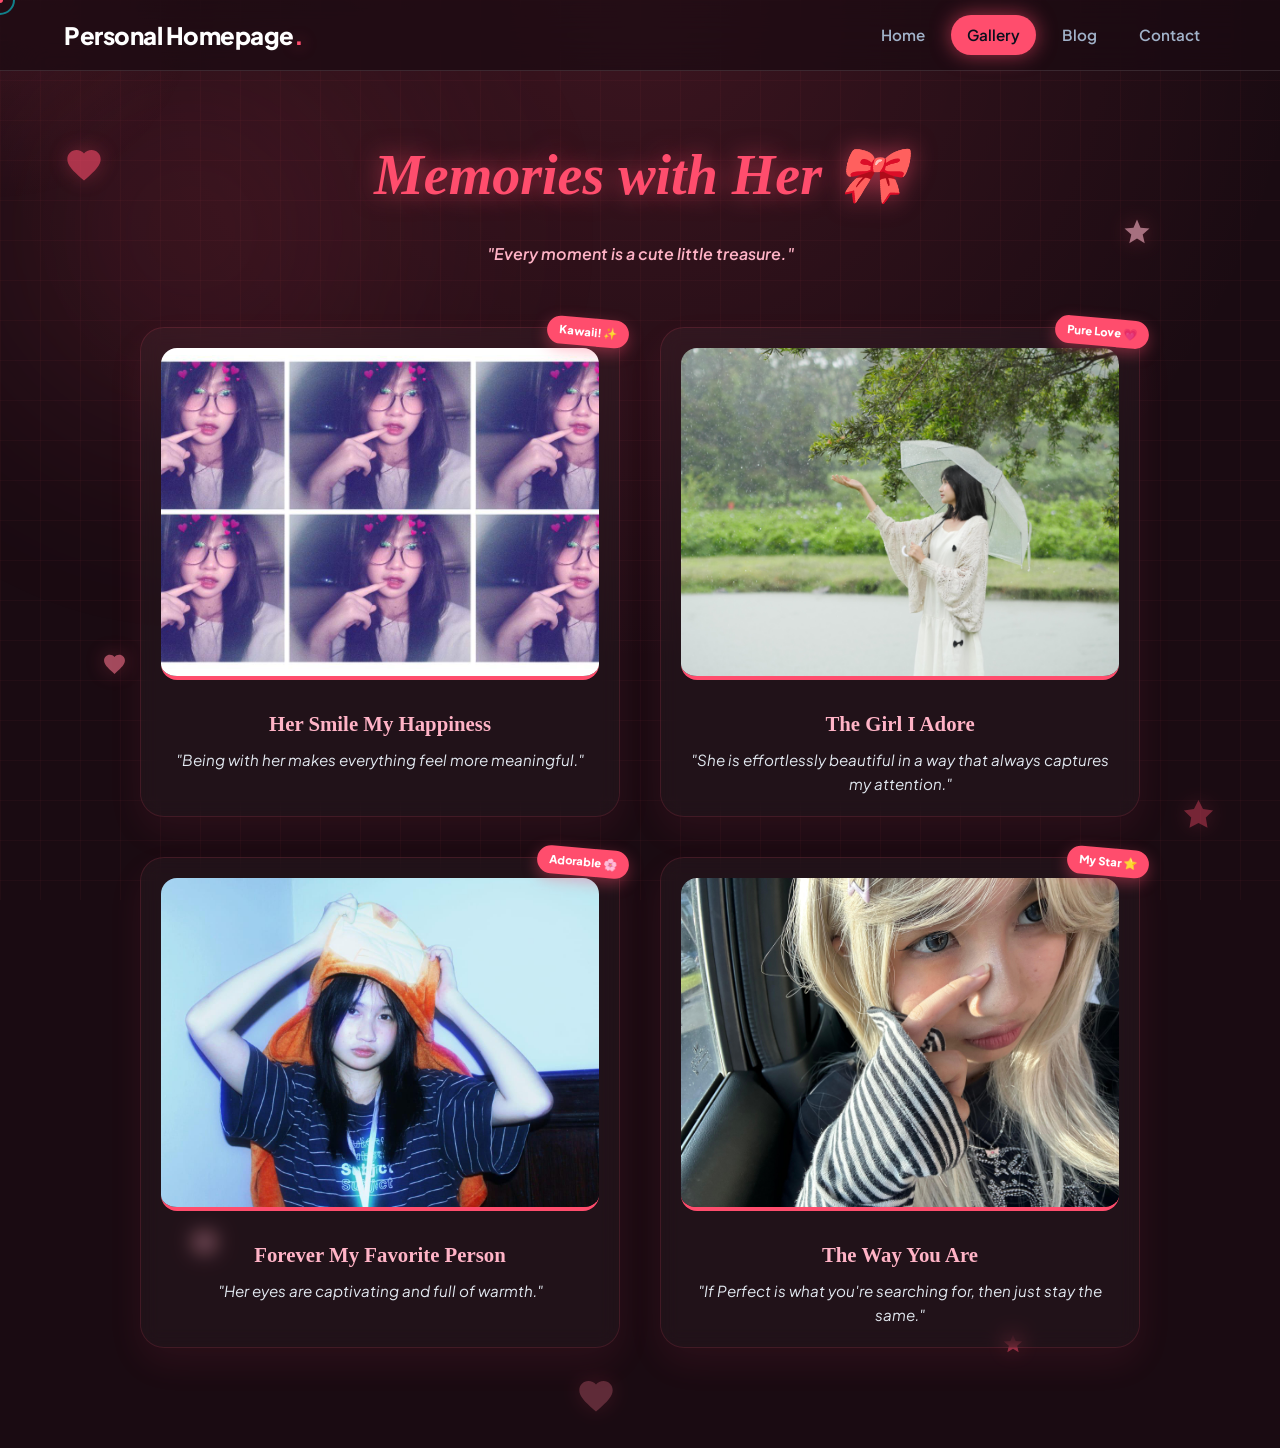
<file: gallery.html>
<!DOCTYPE html>
<html lang="en">
<head>
    <meta charset="UTF-8">
    <meta name="viewport" content="width=device-width, initial-scale=1.0">
    <title>Gallery - For My Love</title>
    <link rel="stylesheet" href="style.css">
    <script src="script.js" defer></script>
    
    <!-- SEMUA CSS KHUSUS GALLERY ADA DI SINI -->
    <style>
        :root {
            --neon-cyan: #ff4d6d; 
        }
        
        /* Background dasar & Grid Pink */
        body {
            background-color: #1a0b12 !important; 
            background-image: 
                radial-gradient(circle at 50% 0%, rgba(255, 77, 109, 0.15), transparent 60%),
                linear-gradient(rgba(255, 77, 109, 0.04) 1px, transparent 1px), 
                linear-gradient(90deg, rgba(255, 77, 109, 0.04) 1px, transparent 1px) !important;
            
            /* Kunci agar background tidak error jadi kotak-kotak bata */
            background-size: 100vw 100vh, 40px 40px, 40px 40px !important;
            background-repeat: no-repeat, repeat, repeat !important;
            background-attachment: fixed !important;
        }

        .glass-nav { background: rgba(26, 11, 18, 0.7) !important; }
        .cursor-glow { background: radial-gradient(circle closest-side, rgba(255, 77, 109, 0.12), transparent) !important; }
        .cursor-outline.hover-active { background-color: rgba(255, 77, 109, 0.1) !important; }
        
        /* Bingkai Foto */
        .gallery-figure {
            position: relative; 
            margin: 0; text-align: center; background: rgba(255, 255, 255, 0.03); 
            padding: 20px; border-radius: 24px; border: 1px solid rgba(255, 77, 109, 0.15); 
            box-shadow: 0 15px 35px rgba(255, 77, 109, 0.08); 
            backdrop-filter: blur(10px); flex: 1 1 400px; max-width: 480px; 
            box-sizing: border-box; transition: 0.4s ease;
        }
        .gallery-figure:hover {
            transform: translateY(-10px); 
            box-shadow: 0 25px 50px rgba(255, 77, 109, 0.2);
            border-color: rgba(255, 77, 109, 0.4);
        }
        .gallery-figure img {
            width: 100%; height: auto; border-radius: 16px; 
            border-bottom: 4px solid #ff4d6d; object-fit: cover; 
        }

        /* Elemen Unyu Melayang */
        .cute-emblem {
            position: absolute;
            z-index: 1;
            pointer-events: none;
            filter: drop-shadow(0 0 10px rgba(255, 77, 109, 0.5));
            animation: float-unyu 4s ease-in-out infinite;
            opacity: 0.6;
        }

        @keyframes float-unyu {
            0%, 100% { transform: translateY(0) rotate(0deg) scale(1); }
            50% { transform: translateY(-15px) rotate(10deg) scale(1.1); }
        }

        /* Badge Tambahan di Foto */
        .love-badge {
            position: absolute;
            top: -10px;
            right: -10px;
            background: #ff4d6d;
            color: white;
            padding: 5px 12px;
            border-radius: 15px;
            font-size: 0.7rem;
            font-weight: 800;
            z-index: 10;
            box-shadow: 0 5px 15px rgba(255, 77, 109, 0.4);
            transform: rotate(5deg);
        }
    </style>
</head>
<body>

    <!-- CUSTOM CURSOR WEB3 -->
    <div class="cursor-dot"></div>
    <div class="cursor-outline"></div>
    <div class="cursor-glow"></div>

    <!-- WRAPPER UTAMA AGAR ELEMEN UNYU BISA MENGIKUTI PANJANG HALAMAN -->
    <div style="position: relative; min-height: 100vh; width: 100%; overflow-x: hidden;">

        <!-- ELEMEN UNYU YANG TERSEBAR DARI ATAS KE BAWAH -->
        <!-- Bagian Atas -->
        <div class="cute-emblem" style="top: 10%; left: 5%; color: #ff4d6d;"><svg width="40" height="40" viewBox="0 0 24 24" fill="currentColor"><path d="M12 21.35l-1.45-1.32C5.4 15.36 2 12.28 2 8.5 2 5.42 4.42 3 7.5 3c1.74 0 3.41.81 4.5 2.09C13.09 3.81 14.76 3 16.5 3 19.58 3 22 5.42 22 8.5c0 3.78-3.4 6.86-8.55 11.54L12 21.35z"/></svg></div>
        <div class="cute-emblem" style="top: 15%; right: 10%; color: #ffb3c6; animation-delay: 1s;"><svg width="30" height="30" viewBox="0 0 24 24" fill="currentColor"><path d="M12 17.27L18.18 21l-1.64-7.03L22 9.24l-7.19-.61L12 2 9.19 8.63 2 9.24l5.46 4.73L5.82 21z"/></svg></div>
        
        <!-- Bagian Tengah (Dekat Foto) -->
        <div class="cute-emblem" style="top: 45%; left: 8%; color: #ff758f; animation-delay: 1.5s;"><svg width="25" height="25" viewBox="0 0 24 24" fill="currentColor"><path d="M12 21l-1.45-1.32C5.4 14.99 2 11.89 2 8.13 2 5.06 4.42 2.62 7.5 2.62c1.74 0 3.41.81 4.5 2.09C13.09 3.43 14.76 2.62 16.5 2.62 19.58 2.62 22 5.06 22 8.13c0 3.76-3.4 6.86-8.55 11.55L12 21z"/></svg></div>
        <div class="cute-emblem" style="top: 55%; right: 5%; color: #ff4d6d; opacity: 0.4;"><svg width="35" height="35" viewBox="0 0 24 24" fill="currentColor"><path d="M12 2L15.09 8.26L22 9.27L17 14.14L18.18 21.02L12 17.77L5.82 21.02L7 14.14L2 9.27L8.91 8.26L12 2Z"/></svg></div>
        
        <!-- Bagian Bawah (Samping & Bawah Kartu Foto) -->
        <div class="cute-emblem" style="top: 85%; left: 15%; color: #ffb3c6; animation-delay: 2s;"><svg width="25" height="25" viewBox="0 0 24 24" fill="currentColor"><path d="M12 21.35l-1.45-1.32C5.4 15.36 2 12.28 2 8.5 2 5.42 4.42 3 7.5 3c1.74 0 3.41.81 4.5 2.09C13.09 3.81 14.76 3 16.5 3 19.58 3 22 5.42 22 8.5c0 3.78-3.4 6.86-8.55 11.54L12 21.35z"/></svg></div>
        <div class="cute-emblem" style="top: 92%; right: 20%; color: #ff4d6d; opacity: 0.5; animation-delay: 0.5s;"><svg width="22" height="22" viewBox="0 0 24 24" fill="currentColor"><path d="M12 17.27L18.18 21l-1.64-7.03L22 9.24l-7.19-.61L12 2 9.19 8.63 2 9.24l5.46 4.73L5.82 21z"/></svg></div>
        <div class="cute-emblem" style="top: 95%; left: 45%; color: #ff758f; opacity: 0.3;"><svg width="40" height="40" viewBox="0 0 24 24" fill="currentColor"><path d="M12 21.35l-1.45-1.32C5.4 15.36 2 12.28 2 8.5 2 5.42 4.42 3 7.5 3c1.74 0 3.41.81 4.5 2.09C13.09 3.81 14.76 3 16.5 3 19.58 3 22 5.42 22 8.5c0 3.78-3.4 6.86-8.55 11.54L12 21.35z"/></svg></div>

        <!-- BACKGROUND ROMANTIC GLOW -->
        <div style="position: fixed; top: -10%; left: -10%; width: 50vw; height: 50vw; background: radial-gradient(circle, rgba(255,77,109,0.15) 0%, rgba(255,77,109,0) 70%); border-radius: 50%; filter: blur(80px); z-index: 0; pointer-events: none;"></div>

        <!-- NAVIGASI -->
        <header class="glass-nav">
            <div class="logo">
                <h1 class="magnetic">Personal Homepage<span>.</span></h1>
            </div>
            <nav>
                <ul class="nav-links">
                    <li><a href="index.html" class="magnetic">Home</a></li>
                    <li><a href="gallery.html" class="active magnetic" style="box-shadow: 0 0 20px rgba(255, 77, 109, 0.6);">Gallery</a></li>
                    <li><a href="blog.html" class="magnetic">Blog</a></li>
                    <li><a href="contact.html" class="magnetic">Contact</a></li>
                </ul>
            </nav>
        </header>

        <!-- KONTEN GALLERY -->
        <main class="container" style="position: relative; z-index: 2; padding-top: 60px; padding-bottom: 100px;">
            <section class="fade-up">
                <h2 style="color: #ff4d6d; text-align: center; font-size: 3.5rem; margin-top: 0; margin-bottom: 20px; text-shadow: 0 0 25px rgba(255, 77, 109, 0.6); font-family: 'Georgia', serif; font-style: italic;">Memories with Her 🎀</h2>
                <p style="text-align: center; color: #ffb3c6; font-style: italic; margin-bottom: 60px; font-weight: 600;">"Every moment is a cute little treasure."</p>
                
                <div style="display: flex; justify-content: center; gap: 40px; flex-wrap: wrap;">
                    
                    <figure class="gallery-figure fade-up delay-1">
                        <div class="love-badge">Kawaii! ✨</div>
                        <img src="gab1.jpeg" alt="Her Smile">
                        <figcaption style="color: #ffb3c6; margin-top: 20px; font-weight: bold; font-size: 1.3em; font-family: 'Georgia', serif;">Her Smile My Happiness</figcaption>
                        <p style="color: #e2e8f0; font-size: 0.95em; margin: 8px 0 0 0; font-style: italic;">"Being with her makes everything feel more meaningful."</p>
                    </figure>

                    <figure class="gallery-figure fade-up delay-2">
                        <div class="love-badge">Pure Love 💗</div>
                        <img src="gab2.jpeg" alt="The Girl I Adore">
                        <figcaption style="color: #ffb3c6; margin-top: 20px; font-weight: bold; font-size: 1.3em; font-family: 'Georgia', serif;">The Girl I Adore</figcaption>
                        <p style="color: #e2e8f0; font-size: 0.95em; margin: 8px 0 0 0; font-style: italic;">"She is effortlessly beautiful in a way that always captures my attention."</p>
                    </figure>

                    <figure class="gallery-figure fade-up delay-3">
                        <div class="love-badge">Adorable 🌸</div>
                        <img src="gab3.jpeg" alt="Forever My Favorite Person">
                        <figcaption style="color: #ffb3c6; margin-top: 20px; font-weight: bold; font-size: 1.3em; font-family: 'Georgia', serif;">Forever My Favorite Person</figcaption>
                        <p style="color: #e2e8f0; font-size: 0.95em; margin: 8px 0 0 0; font-style: italic;">"Her eyes are captivating and full of warmth."</p>
                    </figure>

                    <figure class="gallery-figure fade-up delay-1">
                        <div class="love-badge">My Star ⭐</div>
                        <img src="gab4.jpeg" alt="The Way You Are">
                        <figcaption style="color: #ffb3c6; margin-top: 20px; font-weight: bold; font-size: 1.3em; font-family: 'Georgia', serif;">The Way You Are</figcaption>
                        <p style="color: #e2e8f0; font-size: 0.95em; margin: 8px 0 0 0; font-style: italic;">"If Perfect is what you're searching for, then just stay the same."</p>
                    </figure>

                </div>
            </section>
        </main>
    </div> <!-- Akhir Wrapper -->

</body>
</html>
</file>
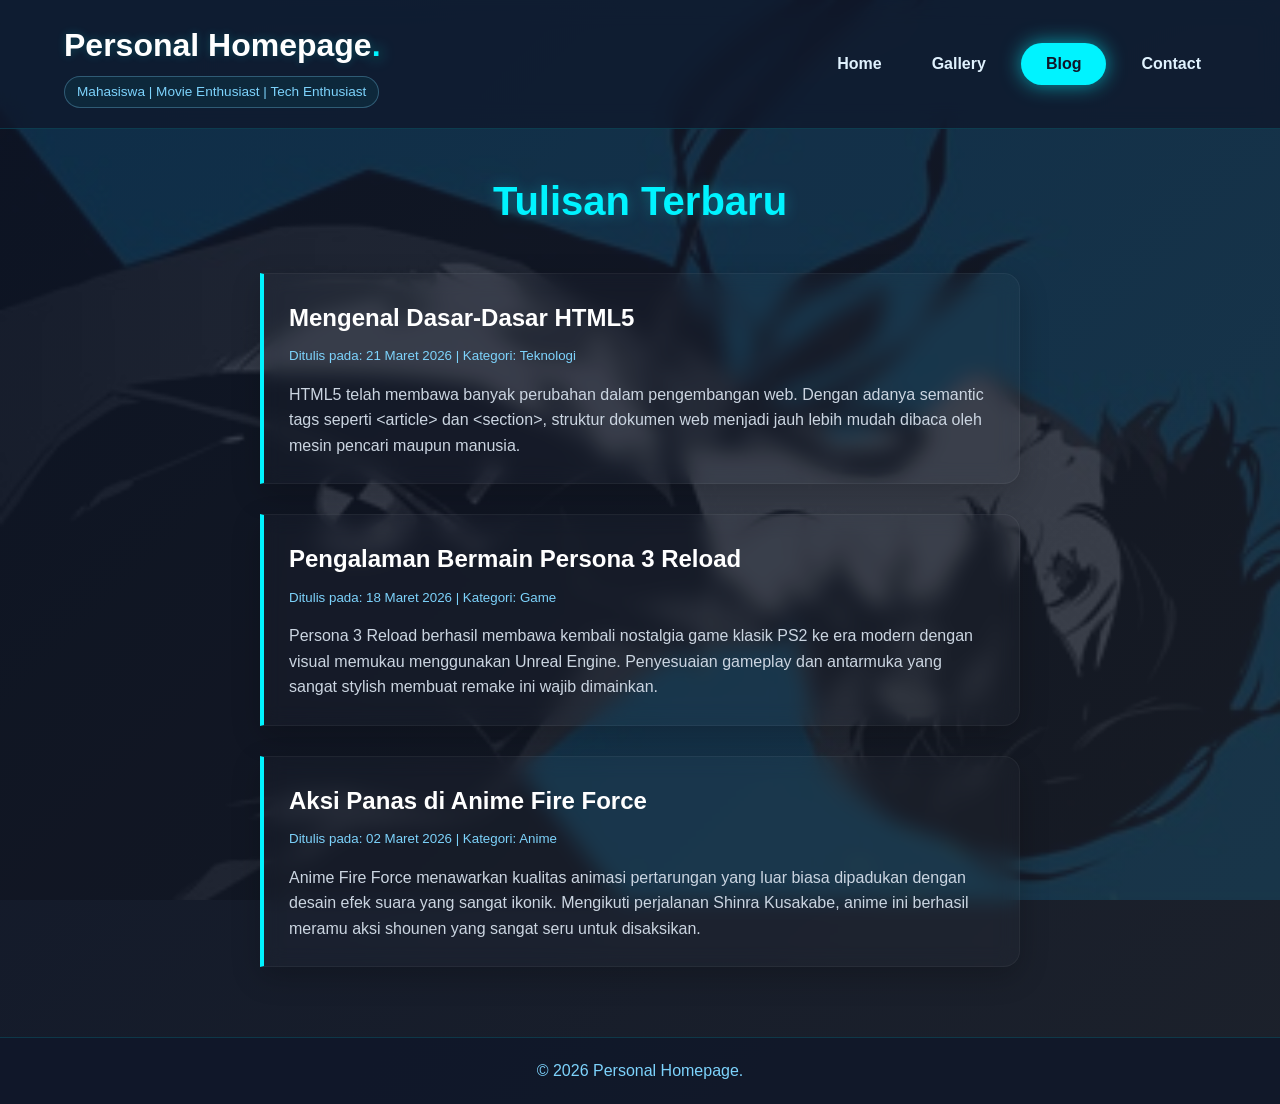
<file: WEBB PORTOFOLIOO/blog.html>
<!DOCTYPE html>
<html lang="id">
<head>
    <meta charset="UTF-8">
    <meta name="viewport" content="width=device-width, initial-scale=1.0">
    <title>Blog - Personal Homepage</title>
</head>
<body style="background: linear-gradient(135deg, #0f172a 0%, #1c212b 100%); color: #e0f2fe; font-family: 'Segoe UI', Tahoma, Geneva, Verdana, sans-serif; margin: 0; padding: 0; line-height: 1.6; min-height: 100vh; display: flex; flex-direction: column; position: relative; z-index: 0;">

    <!-- BACKGROUND SILUET ANIME -->
    <div style="position: fixed; top: 0; left: 0; width: 100vw; height: 100vh; z-index: -1; opacity: 0.15; pointer-events: none; background-image: url('reload.jpeg'); background-size: cover; background-position: center; background-repeat: no-repeat;"></div>

    <!-- HEADER & NAVIGASI (Efek Kaca) -->
    <header style="display: flex; justify-content: space-between; align-items: center; padding: 20px 5%; background-color: rgba(15, 23, 42, 0.75); backdrop-filter: blur(12px); -webkit-backdrop-filter: blur(12px); border-bottom: 1px solid rgba(0, 243, 255, 0.15); position: sticky; top: 0; z-index: 100;">
        <div style="text-align: left;">
            <h1 style="margin: 0; font-size: 2rem; color: #ffffff; text-shadow: 0 0 10px rgba(0, 243, 255, 0.2);">
                Personal Homepage<span style="color: #00f3ff; text-shadow: 0 0 15px #00f3ff;">.</span>
            </h1>
            <p style="margin: 5px 0 0 0; color: #7dd3fc; font-size: 0.85rem; padding: 4px 12px; border: 1px solid rgba(125, 211, 252, 0.3); border-radius: 20px; display: inline-block; background: rgba(0, 243, 255, 0.05);">
                Mahasiswa | Movie Enthusiast | Tech Enthusiast
            </p>
        </div>
        
        <nav style="display: flex; gap: 20px; align-items: center;">
            <a href="index.html" style="text-decoration: none; color: #e0f2fe; font-weight: bold; padding: 8px 15px;">Home</a>
            <a href="gallery.html" style="text-decoration: none; color: #e0f2fe; font-weight: bold; padding: 8px 15px;">Gallery</a>
            <!-- Tombol Blog Aktif -->
            <a href="blog.html" style="text-decoration: none; color: #0f172a; background-color: #00f3ff; padding: 8px 25px; border-radius: 30px; font-weight: bold; box-shadow: 0 0 20px rgba(0, 243, 255, 0.6);">Blog</a>
            <a href="contact.html" style="text-decoration: none; color: #e0f2fe; font-weight: bold; padding: 8px 15px;">Contact</a>
        </nav>
    </header>

    <!-- KONTEN UTAMA BLOG -->
    <main style="max-width: 800px; margin: 0 auto; padding: 40px 20px; flex: 1; width: 100%; box-sizing: border-box;">
        <section>
            <h2 style="color: #00f3ff; text-align: center; font-size: 2.5rem; margin-top: 0; margin-bottom: 40px; text-shadow: 0 0 15px rgba(0, 243, 255, 0.3);">Tulisan Terbaru</h2>
            
            <article style="border-left: 4px solid #00f3ff; padding: 25px; margin-bottom: 30px; background: rgba(255, 255, 255, 0.02); border-radius: 0 16px 16px 0; border-top: 1px solid rgba(255, 255, 255, 0.05); border-right: 1px solid rgba(255, 255, 255, 0.05); border-bottom: 1px solid rgba(255, 255, 255, 0.05); box-shadow: 0 10px 30px rgba(0,0,0,0.2); backdrop-filter: blur(10px); -webkit-backdrop-filter: blur(10px);">
                <h3 style="margin: 0 0 8px 0; color: #ffffff; font-size: 1.5rem;">Mengenal Dasar-Dasar HTML5</h3>
                <small style="color: #7dd3fc; display: block; margin-bottom: 15px;">Ditulis pada: 21 Maret 2026 | Kategori: Teknologi</small>
                <p style="color: #cbd5e1; margin: 0;">HTML5 telah membawa banyak perubahan dalam pengembangan web. Dengan adanya semantic tags seperti &lt;article&gt; dan &lt;section&gt;, struktur dokumen web menjadi jauh lebih mudah dibaca oleh mesin pencari maupun manusia.</p>
            </article>

            <article style="border-left: 4px solid #00f3ff; padding: 25px; margin-bottom: 30px; background: rgba(255, 255, 255, 0.02); border-radius: 0 16px 16px 0; border-top: 1px solid rgba(255, 255, 255, 0.05); border-right: 1px solid rgba(255, 255, 255, 0.05); border-bottom: 1px solid rgba(255, 255, 255, 0.05); box-shadow: 0 10px 30px rgba(0,0,0,0.2); backdrop-filter: blur(10px); -webkit-backdrop-filter: blur(10px);">
                <h3 style="margin: 0 0 8px 0; color: #ffffff; font-size: 1.5rem;">Pengalaman Bermain Persona 3 Reload</h3>
                <small style="color: #7dd3fc; display: block; margin-bottom: 15px;">Ditulis pada: 18 Maret 2026 | Kategori: Game</small>
                <p style="color: #cbd5e1; margin: 0;">Persona 3 Reload berhasil membawa kembali nostalgia game klasik PS2 ke era modern dengan visual memukau menggunakan Unreal Engine. Penyesuaian gameplay dan antarmuka yang sangat stylish membuat remake ini wajib dimainkan.</p>
            </article>

            <article style="border-left: 4px solid #00f3ff; padding: 25px; margin-bottom: 30px; background: rgba(255, 255, 255, 0.02); border-radius: 0 16px 16px 0; border-top: 1px solid rgba(255, 255, 255, 0.05); border-right: 1px solid rgba(255, 255, 255, 0.05); border-bottom: 1px solid rgba(255, 255, 255, 0.05); box-shadow: 0 10px 30px rgba(0,0,0,0.2); backdrop-filter: blur(10px); -webkit-backdrop-filter: blur(10px);">
                <h3 style="margin: 0 0 8px 0; color: #ffffff; font-size: 1.5rem;">Aksi Panas di Anime Fire Force</h3>
                <small style="color: #7dd3fc; display: block; margin-bottom: 15px;">Ditulis pada: 02 Maret 2026 | Kategori: Anime</small>
                <p style="color: #cbd5e1; margin: 0;">Anime Fire Force menawarkan kualitas animasi pertarungan yang luar biasa dipadukan dengan desain efek suara yang sangat ikonik. Mengikuti perjalanan Shinra Kusakabe, anime ini berhasil meramu aksi shounen yang sangat seru untuk disaksikan.</p>
            </article>
        </section>
    </main>

    <!-- FOOTER -->
    <footer style="text-align: center; padding: 20px; background-color: rgba(15, 23, 42, 0.8); border-top: 1px solid rgba(0, 243, 255, 0.15); color: #7dd3fc;">
        <p style="margin: 0;">&copy; 2026 Personal Homepage.</p>
    </footer>

</body>
</html>
</file>
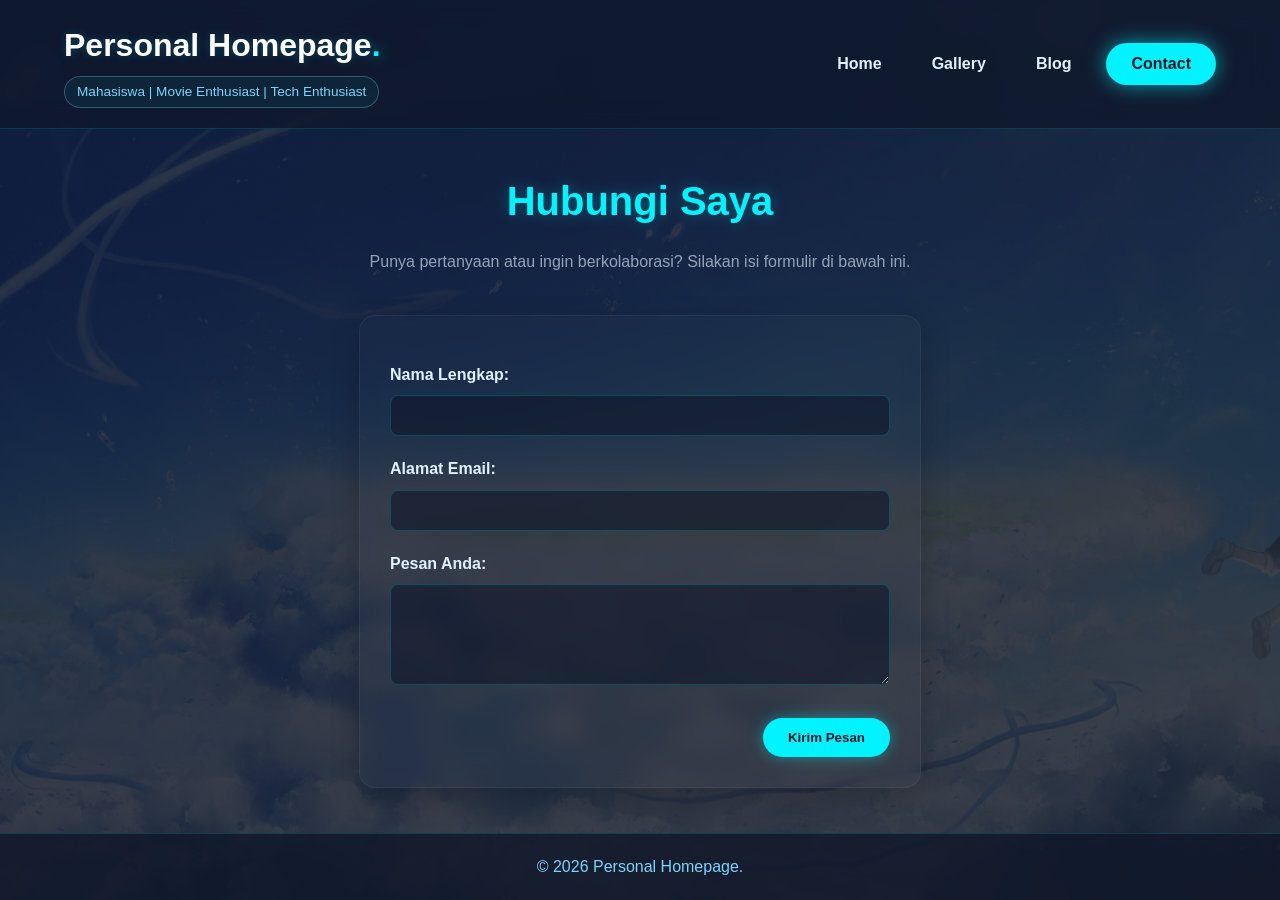
<file: WEBB PORTOFOLIOO/contact.html>
<!DOCTYPE html>
<html lang="id">
<head>
    <meta charset="UTF-8">
    <meta name="viewport" content="width=device-width, initial-scale=1.0">
    <title>Contact - Personal Homepage</title>
</head>
<body style="background: linear-gradient(135deg, #0f172a 0%, #1c212b 100%); color: #e0f2fe; font-family: 'Segoe UI', Tahoma, Geneva, Verdana, sans-serif; margin: 0; padding: 0; line-height: 1.6; min-height: 100vh; display: flex; flex-direction: column; position: relative; z-index: 0;">

    <!-- BACKGROUND SILUET ANIME -->
    <div style="position: fixed; top: 0; left: 0; width: 100vw; height: 100vh; z-index: -1; opacity: 0.15; pointer-events: none; background-image: url('tenki.jpeg'); background-size: cover; background-position: center; background-repeat: no-repeat;"></div>

    <!-- HEADER & NAVIGASI (Efek Kaca) -->
    <header style="display: flex; justify-content: space-between; align-items: center; padding: 20px 5%; background-color: rgba(15, 23, 42, 0.75); backdrop-filter: blur(12px); -webkit-backdrop-filter: blur(12px); border-bottom: 1px solid rgba(0, 243, 255, 0.15); position: sticky; top: 0; z-index: 100;">
        <div style="text-align: left;">
            <h1 style="margin: 0; font-size: 2rem; color: #ffffff; text-shadow: 0 0 10px rgba(0, 243, 255, 0.2);">
                Personal Homepage<span style="color: #00f3ff; text-shadow: 0 0 15px #00f3ff;">.</span>
            </h1>
            <p style="margin: 5px 0 0 0; color: #7dd3fc; font-size: 0.85rem; padding: 4px 12px; border: 1px solid rgba(125, 211, 252, 0.3); border-radius: 20px; display: inline-block; background: rgba(0, 243, 255, 0.05);">
                Mahasiswa | Movie Enthusiast | Tech Enthusiast
            </p>
        </div>
        
        <nav style="display: flex; gap: 20px; align-items: center;">
            <a href="index.html" style="text-decoration: none; color: #e0f2fe; font-weight: bold; padding: 8px 15px;">Home</a>
            <a href="gallery.html" style="text-decoration: none; color: #e0f2fe; font-weight: bold; padding: 8px 15px;">Gallery</a>
            <a href="blog.html" style="text-decoration: none; color: #e0f2fe; font-weight: bold; padding: 8px 15px;">Blog</a>
            <!-- Tombol Contact Aktif -->
            <a href="contact.html" style="text-decoration: none; color: #0f172a; background-color: #00f3ff; padding: 8px 25px; border-radius: 30px; font-weight: bold; box-shadow: 0 0 20px rgba(0, 243, 255, 0.6);">Contact</a>
        </nav>
    </header>

    <!-- KONTEN UTAMA CONTACT -->
    <main style="max-width: 800px; margin: 0 auto; padding: 40px 20px; flex: 1; width: 100%; box-sizing: border-box;">
        <section>
            <h2 style="color: #00f3ff; text-align: center; font-size: 2.5rem; margin-top: 0; margin-bottom: 10px; text-shadow: 0 0 15px rgba(0, 243, 255, 0.3);">Hubungi Saya</h2>
            <p style="text-align: center; color: #94a3b8; margin-bottom: 40px;">Punya pertanyaan atau ingin berkolaborasi? Silakan isi formulir di bawah ini.</p>
            
            <form action="#" method="get" style="max-width: 500px; margin: 0 auto; background: rgba(255, 255, 255, 0.02); padding: 30px; border-radius: 16px; border: 1px solid rgba(255, 255, 255, 0.05); box-shadow: 0 10px 30px rgba(0,0,0,0.2); backdrop-filter: blur(10px); -webkit-backdrop-filter: blur(10px);">
                <p style="margin-bottom: 20px;">
                    <label for="nama" style="color: #e0f2fe; font-weight: bold;">Nama Lengkap:</label><br>
                    <input type="text" id="nama" name="nama" required style="width: 100%; padding: 12px; margin-top: 8px; background-color: rgba(15, 23, 42, 0.6); border: 1px solid rgba(0, 243, 255, 0.2); color: #fff; border-radius: 8px; box-sizing: border-box; font-family: inherit; outline: none; transition: 0.3s;" onfocus="this.style.borderColor='#00f3ff'; this.style.boxShadow='0 0 10px rgba(0,243,255,0.2)';" onblur="this.style.borderColor='rgba(0, 243, 255, 0.2)'; this.style.boxShadow='none';">
                </p>
                <p style="margin-bottom: 20px;">
                    <label for="email" style="color: #e0f2fe; font-weight: bold;">Alamat Email:</label><br>
                    <input type="email" id="email" name="email" required style="width: 100%; padding: 12px; margin-top: 8px; background-color: rgba(15, 23, 42, 0.6); border: 1px solid rgba(0, 243, 255, 0.2); color: #fff; border-radius: 8px; box-sizing: border-box; font-family: inherit; outline: none; transition: 0.3s;" onfocus="this.style.borderColor='#00f3ff'; this.style.boxShadow='0 0 10px rgba(0,243,255,0.2)';" onblur="this.style.borderColor='rgba(0, 243, 255, 0.2)'; this.style.boxShadow='none';">
                </p>
                <p style="margin-bottom: 25px;">
                    <label for="pesan" style="color: #e0f2fe; font-weight: bold;">Pesan Anda:</label><br>
                    <textarea id="pesan" name="pesan" rows="5" required style="width: 100%; padding: 12px; margin-top: 8px; background-color: rgba(15, 23, 42, 0.6); border: 1px solid rgba(0, 243, 255, 0.2); color: #fff; border-radius: 8px; box-sizing: border-box; font-family: inherit; resize: vertical; outline: none; transition: 0.3s;" onfocus="this.style.borderColor='#00f3ff'; this.style.boxShadow='0 0 10px rgba(0,243,255,0.2)';" onblur="this.style.borderColor='rgba(0, 243, 255, 0.2)'; this.style.boxShadow='none';"></textarea>
                </p>
                <p style="margin: 0; text-align: right;">
                    <button type="submit" style="background-color: #00f3ff; color: #0f172a; border: none; padding: 12px 25px; font-weight: bold; border-radius: 30px; cursor: pointer; box-shadow: 0 0 15px rgba(0, 243, 255, 0.4); transition: 0.3s;">Kirim Pesan</button>
                </p>
            </form>
        </section>
    </main>

    <!-- FOOTER -->
    <footer style="text-align: center; padding: 20px; background-color: rgba(15, 23, 42, 0.8); border-top: 1px solid rgba(0, 243, 255, 0.15); color: #7dd3fc;">
        <p style="margin: 0;">&copy; 2026 Personal Homepage.</p>
    </footer>

</body>
</html>
</file>
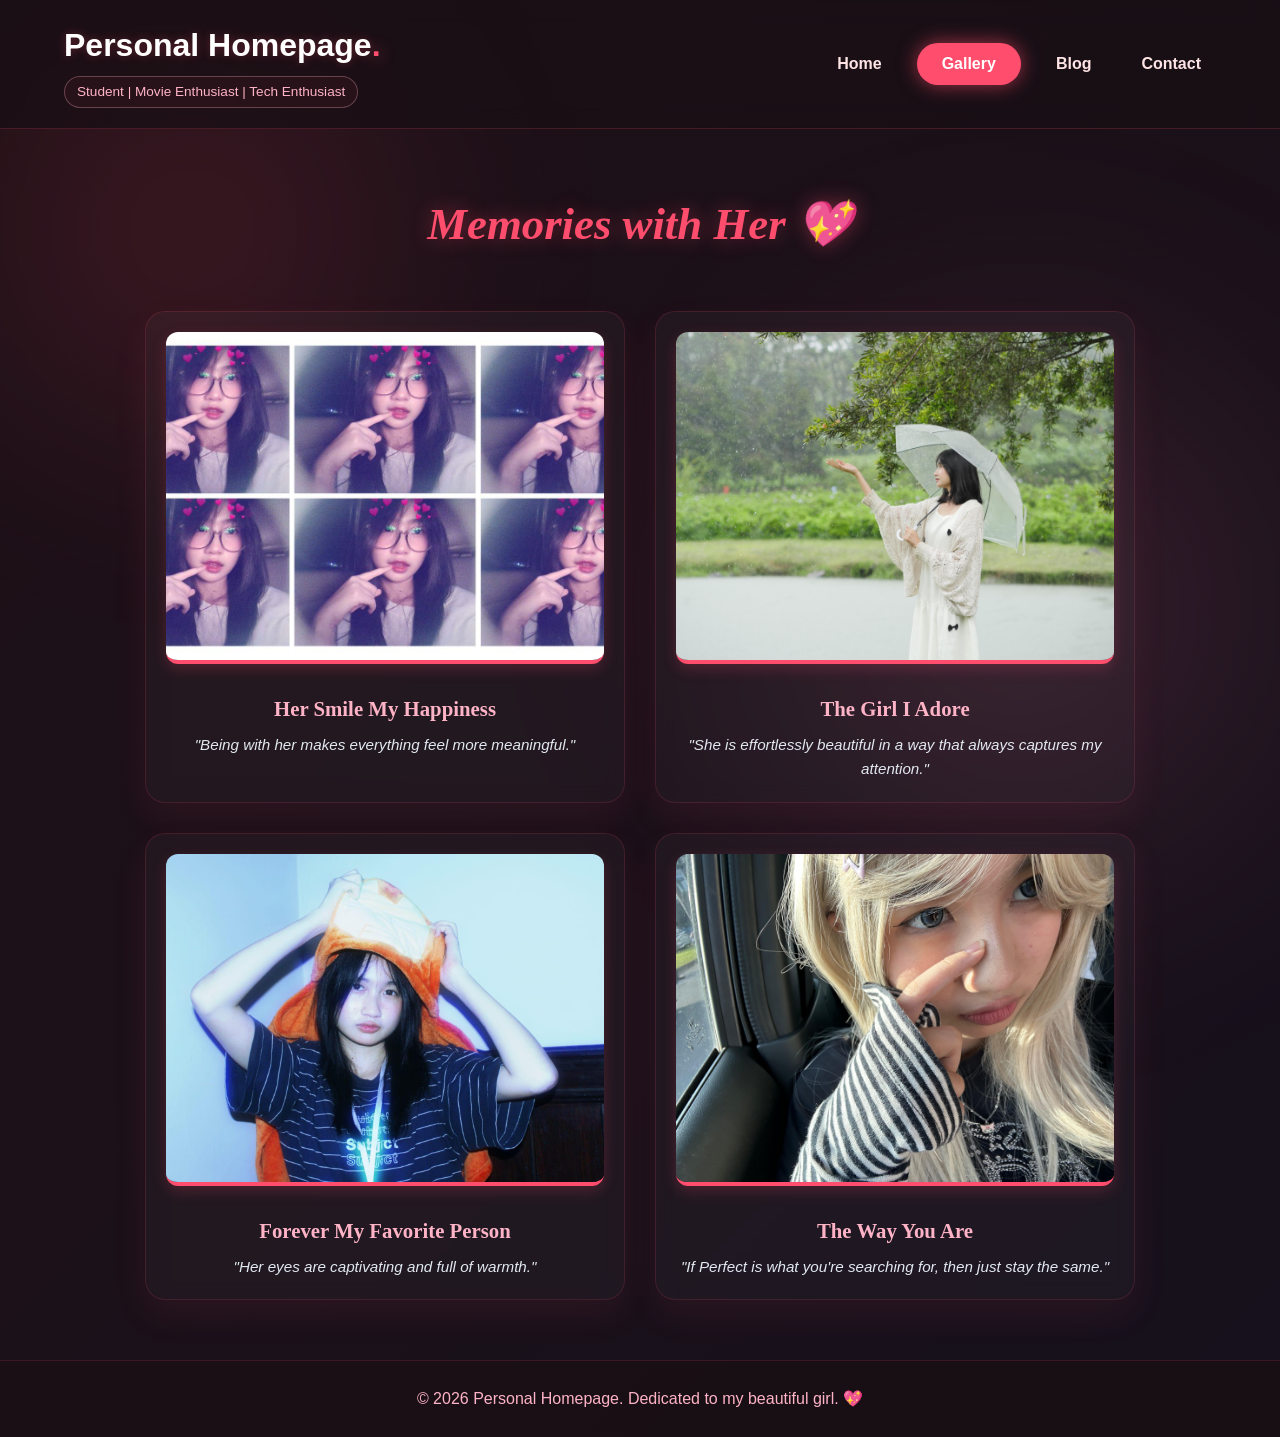
<file: WEBB PORTOFOLIOO/gallery.html>
<!DOCTYPE html>
<html lang="en">
<head>
    <meta charset="UTF-8">
    <meta name="viewport" content="width=device-width, initial-scale=1.0">
    <title>Gallery - For My Love</title>
</head>
<body style="background: linear-gradient(135deg, #1f1016 0%, #16111c 100%); color: #ffe4e6; font-family: 'Segoe UI', Tahoma, Geneva, Verdana, sans-serif; margin: 0; padding: 0; line-height: 1.6; min-height: 100vh; display: flex; flex-direction: column; position: relative; z-index: 0; overflow-x: hidden;">

    <!-- BACKGROUND ROMANTIC GLOW -->
    <div style="position: fixed; top: -10%; left: -10%; width: 50vw; height: 50vw; background: radial-gradient(circle, rgba(255,77,109,0.15) 0%, rgba(255,77,109,0) 70%); border-radius: 50%; filter: blur(80px); z-index: -1; pointer-events: none;"></div>
    <div style="position: fixed; bottom: -10%; right: -10%; width: 60vw; height: 60vw; background: radial-gradient(circle, rgba(255,126,179,0.15) 0%, rgba(255,126,179,0) 70%); border-radius: 50%; filter: blur(100px); z-index: -1; pointer-events: none;"></div>

    <!-- HEADER & NAVIGASI (Efek Kaca) -->
    <header style="display: flex; justify-content: space-between; align-items: center; padding: 20px 5%; background-color: rgba(25, 15, 20, 0.75); backdrop-filter: blur(12px); -webkit-backdrop-filter: blur(12px); border-bottom: 1px solid rgba(255, 77, 109, 0.2); position: sticky; top: 0; z-index: 100;">
        <div style="text-align: left;">
            <h1 style="margin: 0; font-size: 2rem; color: #ffffff; text-shadow: 0 0 10px rgba(255, 77, 109, 0.3);">
                Personal Homepage<span style="color: #ff4d6d; text-shadow: 0 0 15px #ff4d6d;">.</span>
            </h1>
            <p style="margin: 5px 0 0 0; color: #ffb3c6; font-size: 0.85rem; padding: 4px 12px; border: 1px solid rgba(255, 179, 198, 0.3); border-radius: 20px; display: inline-block; background: rgba(255, 77, 109, 0.05);">
                Student | Movie Enthusiast | Tech Enthusiast
            </p>
        </div>
        
        <nav style="display: flex; gap: 20px; align-items: center;">
            <a href="index.html" style="text-decoration: none; color: #ffe4e6; font-weight: bold; padding: 8px 15px; transition: 0.3s;">Home</a>
            <!-- Tombol Gallery Aktif (Warna Pink Romantis) -->
            <a href="gallery.html" style="text-decoration: none; color: #ffffff; background-color: #ff4d6d; padding: 8px 25px; border-radius: 30px; font-weight: bold; box-shadow: 0 0 20px rgba(255, 77, 109, 0.6);">Gallery</a>
            <a href="blog.html" style="text-decoration: none; color: #ffe4e6; font-weight: bold; padding: 8px 15px; transition: 0.3s;">Blog</a>
            <a href="contact.html" style="text-decoration: none; color: #ffe4e6; font-weight: bold; padding: 8px 15px; transition: 0.3s;">Contact</a>
        </nav>
    </header>

    <!-- KONTEN UTAMA GALLERY -->
    <main style="max-width: 1100px; margin: 0 auto; padding: 60px 20px; flex: 1; width: 100%; box-sizing: border-box;">
        <section>
            <h2 style="color: #ff4d6d; text-align: center; font-size: 2.8rem; margin-top: 0; margin-bottom: 50px; text-shadow: 0 0 20px rgba(255, 77, 109, 0.4); font-family: 'Georgia', serif; font-style: italic;">Memories with Her 💖</h2>
            
            <!-- GRID GALLERY UNTUK 4 FOTO -->
            <div style="display: flex; justify-content: center; gap: 30px; flex-wrap: wrap;">
                
                <!-- Foto 1 -->
                <figure style="margin: 0; text-align: center; background: rgba(255, 255, 255, 0.03); padding: 20px; border-radius: 20px; border: 1px solid rgba(255, 77, 109, 0.15); box-shadow: 0 15px 35px rgba(255, 77, 109, 0.08); backdrop-filter: blur(10px); -webkit-backdrop-filter: blur(10px); flex: 1 1 400px; max-width: 480px; box-sizing: border-box; transition: transform 0.3s ease;">
                    <img src="gab1.jpeg" alt="Her Smile" style="width: 100%; height: auto; border-radius: 12px; border-bottom: 4px solid #ff4d6d; object-fit: cover; box-shadow: 0 5px 15px rgba(255, 77, 109, 0.2);">
                    <figcaption style="color: #ffb3c6; margin-top: 20px; font-weight: bold; font-size: 1.3em; font-family: 'Georgia', serif;">Her Smile My Happiness</figcaption>
                    <p style="color: #e2e8f0; font-size: 0.95em; margin: 8px 0 0 0; font-style: italic;">"Being with her makes everything feel more meaningful."</p>
                </figure>

                <!-- Foto 2 -->
                <figure style="margin: 0; text-align: center; background: rgba(255, 255, 255, 0.03); padding: 20px; border-radius: 20px; border: 1px solid rgba(255, 77, 109, 0.15); box-shadow: 0 15px 35px rgba(255, 77, 109, 0.08); backdrop-filter: blur(10px); -webkit-backdrop-filter: blur(10px); flex: 1 1 400px; max-width: 480px; box-sizing: border-box; transition: transform 0.3s ease;">
                    <img src="gab2.jpeg" alt="The Girl I Adore" style="width: 100%; height: auto; border-radius: 12px; border-bottom: 4px solid #ff4d6d; object-fit: cover; box-shadow: 0 5px 15px rgba(255, 77, 109, 0.2);">
                    <figcaption style="color: #ffb3c6; margin-top: 20px; font-weight: bold; font-size: 1.3em; font-family: 'Georgia', serif;">The Girl I Adore</figcaption>
                    <p style="color: #e2e8f0; font-size: 0.95em; margin: 8px 0 0 0; font-style: italic;">"She is effortlessly beautiful in a way that always captures my attention."</p>
                </figure>

                <!-- Foto 3 -->
                <figure style="margin: 0; text-align: center; background: rgba(255, 255, 255, 0.03); padding: 20px; border-radius: 20px; border: 1px solid rgba(255, 77, 109, 0.15); box-shadow: 0 15px 35px rgba(255, 77, 109, 0.08); backdrop-filter: blur(10px); -webkit-backdrop-filter: blur(10px); flex: 1 1 400px; max-width: 480px; box-sizing: border-box; transition: transform 0.3s ease;">
                    <img src="gab3.jpeg" alt="Forever My Favorite Person" style="width: 100%; height: auto; border-radius: 12px; border-bottom: 4px solid #ff4d6d; object-fit: cover; box-shadow: 0 5px 15px rgba(255, 77, 109, 0.2);">
                    <figcaption style="color: #ffb3c6; margin-top: 20px; font-weight: bold; font-size: 1.3em; font-family: 'Georgia', serif;">Forever My Favorite Person</figcaption>
                    <p style="color: #e2e8f0; font-size: 0.95em; margin: 8px 0 0 0; font-style: italic;">"Her eyes are captivating and full of warmth."</p>
                </figure>

                <!-- Foto 4 -->
                <figure style="margin: 0; text-align: center; background: rgba(255, 255, 255, 0.03); padding: 20px; border-radius: 20px; border: 1px solid rgba(255, 77, 109, 0.15); box-shadow: 0 15px 35px rgba(255, 77, 109, 0.08); backdrop-filter: blur(10px); -webkit-backdrop-filter: blur(10px); flex: 1 1 400px; max-width: 480px; box-sizing: border-box; transition: transform 0.3s ease;">
                    <img src="gab4.jpeg" alt="The Way You Are" style="width: 100%; height: auto; border-radius: 12px; border-bottom: 4px solid #ff4d6d; object-fit: cover; box-shadow: 0 5px 15px rgba(255, 77, 109, 0.2);">
                    <figcaption style="color: #ffb3c6; margin-top: 20px; font-weight: bold; font-size: 1.3em; font-family: 'Georgia', serif;">The Way You Are</figcaption>
                    <p style="color: #e2e8f0; font-size: 0.95em; margin: 8px 0 0 0; font-style: italic;">"If Perfect is what you're searching for, then just stay the same."</p>
                </figure>

            </div>
        </section>
    </main>

    <!-- FOOTER -->
    <footer style="text-align: center; padding: 25px; background-color: rgba(25, 15, 20, 0.8); border-top: 1px solid rgba(255, 77, 109, 0.15); color: #ffb3c6;">
        <p style="margin: 0;">&copy; 2026 Personal Homepage. Dedicated to my beautiful girl. 💖</p>
    </footer>

</body>
</html>
</file>
<file: style.css>
@import url('https://fonts.googleapis.com/css2?family=Plus+Jakarta+Sans:wght@400;600;800&display=swap');

:root {
    /* Warna dasar diubah menjadi Midnight Blue yang lebih terang dibanding hitam pekat */
    --bg-dark: #0a0f1c; 
    /* Kotak kaca dibuat lebih transparan dan lebih cerah */
    --surface: rgba(255, 255, 255, 0.05);
    --surface-border: rgba(255, 255, 255, 0.12);
    --neon-cyan: #00f3ff;
    --text-main: #ffffff;
    --text-dim: #a1b2c9; /* Abu-abu kebiruan agar lebih terang */
}

* { box-sizing: border-box; margin: 0; padding: 0; }

/* HILANGKAN KURSOR DEFAULT DI PC */
@media (pointer: fine) {
    body, a, button, .magnetic { cursor: none !important; }
}

body {
    background-color: var(--bg-dark); color: var(--text-main); font-family: 'Plus Jakarta Sans', sans-serif;
    line-height: 1.6; min-height: 100vh; overflow-x: hidden;
    /* Grid background dipertahankan tapi disesuaikan */
    background-image: 
        linear-gradient(rgba(255, 255, 255, 0.03) 1px, transparent 1px), 
        linear-gradient(90deg, rgba(255, 255, 255, 0.03) 1px, transparent 1px);
    background-size: 40px 40px;
}

.container { max-width: 1100px; margin: 0 auto; padding: 40px 20px; position: relative; z-index: 2; }

/* CUSTOM CURSOR STYLING */
.cursor-dot, .cursor-outline {
    position: fixed; top: 0; left: 0; transform: translate(-50%, -50%);
    border-radius: 50%; z-index: 9999; pointer-events: none;
}
.cursor-dot { width: 6px; height: 6px; background-color: var(--neon-cyan); }
.cursor-outline { 
    width: 30px; height: 30px; border: 2px solid rgba(0, 243, 255, 0.5); 
    transition: width 0.2s ease-out, height 0.2s ease-out, background-color 0.2s ease-out; 
}
.cursor-glow {
    position: fixed; top: 0; left: 0; width: 400px; height: 400px;
    background: radial-gradient(circle closest-side, rgba(0, 243, 255, 0.12), transparent);
    border-radius: 50%; transform: translate(-50%, -50%); pointer-events: none; z-index: 1;
}

/* KETIKA KURSOR HOVER KE ELEMEN MAGNETIC */
.cursor-outline.hover-active { width: 60px; height: 60px; background-color: rgba(0, 243, 255, 0.1); border-color: transparent; }

/* NAVIGASI KACA */
.glass-nav {
    display: flex; justify-content: space-between; align-items: center; padding: 15px 5%;
    background: rgba(9, 9, 11, 0.6); backdrop-filter: blur(20px); -webkit-backdrop-filter: blur(20px);
    border-bottom: 1px solid var(--surface-border); position: sticky; top: 0; z-index: 1000;
}
.logo h1 { font-size: 1.5rem; font-weight: 800; letter-spacing: -0.5px; display: inline-block; }
.logo span { color: var(--neon-cyan); text-shadow: 0 0 15px var(--neon-cyan); }
.nav-links { list-style: none; display: flex; gap: 10px; }
.nav-links a { text-decoration: none; color: var(--text-dim); font-weight: 600; font-size: 0.95rem; padding: 8px 16px; border-radius: 20px; transition: 0.3s; display: inline-block;}
.nav-links a:hover { color: var(--text-main); background: var(--surface); }
.nav-links a.active { color: var(--bg-dark); background: var(--neon-cyan); box-shadow: 0 0 20px rgba(0, 243, 255, 0.4); }

/* HERO SECTION & TYPING EFFECT */
.hero { text-align: center; margin: 60px 0 40px 0; display: flex; flex-direction: column; align-items: center; gap: 15px; }
.hero-badge { font-size: 0.85rem; font-weight: 600; color: var(--neon-cyan); background: rgba(0, 243, 255, 0.1); padding: 6px 16px; border-radius: 30px; border: 1px solid rgba(0, 243, 255, 0.2); display: inline-block; }
.hero-title { font-size: clamp(2.5rem, 5vw, 4.5rem); font-weight: 800; line-height: 1.1; letter-spacing: -1.5px; min-height: 110px; }
.gradient-text { background: linear-gradient(135deg, #ffffff 0%, var(--neon-cyan) 100%); -webkit-background-clip: text; background-clip: text; -webkit-text-fill-color: transparent; }
.cursor-blink { font-weight: 400; color: var(--neon-cyan); animation: blink 1s step-end infinite; }
@keyframes blink { 0%, 100% { opacity: 1; } 50% { opacity: 0; } }

.hero-subtitle { font-size: 1.1rem; color: var(--text-dim); font-weight: 600; }
.hero-desc { max-width: 600px; color: var(--text-dim); font-size: 0.95rem; }

/* SKILL TAGS */
.hero-skills { display: flex; gap: 10px; justify-content: center; flex-wrap: wrap; margin-top: 15px; }
.skill-tag { padding: 8px 16px; background: var(--surface); border: 1px solid var(--surface-border); border-radius: 8px; font-size: 0.85rem; font-weight: 600; color: var(--text-dim); transition: box-shadow 0.3s, color 0.3s; display: inline-block; }
.skill-tag:hover { border-color: var(--neon-cyan); color: var(--neon-cyan); box-shadow: 0 0 15px rgba(0, 243, 255, 0.2); }

/* FLOATING & MARQUEE */
.marquee-container { width: 100%; overflow: hidden; background: var(--surface); border-top: 1px solid var(--surface-border); border-bottom: 1px solid var(--surface-border); padding: 15px 0; margin-bottom: 60px; position: relative; z-index: 2; }
.marquee-content { display: flex; white-space: nowrap; gap: 30px; font-weight: 800; font-size: 1.2rem; color: var(--surface-border); animation: scrollText 15s linear infinite; letter-spacing: 2px; }
.marquee-content span { transition: 0.3s; }
.marquee-content:hover span { color: var(--neon-cyan); text-shadow: 0 0 10px rgba(0, 243, 255, 0.3); }
@keyframes scrollText { 0% { transform: translateX(0); } 100% { transform: translateX(-50%); } }

.floating-shapes { position: fixed; top: 0; left: 0; width: 100%; height: 100%; pointer-events: none; z-index: 0; overflow: hidden; }
.shape { position: absolute; color: rgba(255, 255, 255, 0.05); font-weight: 800; font-size: 2rem; animation: floatShape 10s ease-in-out infinite alternate; }
.shape-1 { top: 20%; left: 10%; font-size: 3rem; } .shape-2 { top: 70%; left: 15%; animation-delay: 2s; }
.shape-3 { top: 30%; right: 15%; font-size: 4rem; animation-delay: 1s; } .shape-4 { top: 60%; right: 10%; animation-delay: 3s; }
.shape-5 { top: 85%; left: 50%; font-size: 2.5rem; animation-delay: 4s; }
@keyframes floatShape { 0% { transform: translateY(0) rotate(0deg); } 100% { transform: translateY(-30px) rotate(15deg); } }

/* BENTO BOX GRID */
.bento-grid { display: grid; grid-template-columns: repeat(auto-fit, minmax(300px, 1fr)); gap: 20px; }
.bento-card { background: var(--surface); border: 1px solid var(--surface-border); border-radius: 24px; padding: 30px; backdrop-filter: blur(10px); transition: all 0.2s ease; display: flex; flex-direction: column; gap: 15px; position: relative; overflow: hidden; }
.bento-card:hover { border-color: rgba(0, 243, 255, 0.3); box-shadow: 0 20px 40px rgba(0, 0, 0, 0.4); }
.bento-icon { width: 50px; height: 50px; background: rgba(255, 255, 255, 0.05); border-radius: 14px; display: flex; justify-content: center; align-items: center; color: var(--text-main); border: 1px solid var(--surface-border); }
.code-icon { color: var(--neon-cyan); }
.bento-card h3 { font-size: 1.8rem; font-weight: 800; }
.dim-text { color: var(--text-dim); font-weight: 400; }
.bento-card p { color: var(--text-dim); font-size: 0.95rem; flex-grow: 1; }
.bento-profile-img { width: 80px; height: 80px; border-radius: 16px; object-fit: cover; margin-top: 10px; border: 2px solid var(--surface-border); }
.center-art { display: flex; justify-content: center; align-items: center; background: linear-gradient(135deg, rgba(255,255,255,0.02) 0%, rgba(0,243,255,0.05) 100%); min-height: 200px; }
.glowing-orb { width: 100px; height: 100px; border-radius: 50%; background: rgba(0, 243, 255, 0.1); display: flex; justify-content: center; align-items: center; box-shadow: 0 0 30px rgba(0, 243, 255, 0.2), inset 0 0 20px rgba(0, 243, 255, 0.2); animation: pulse 3s infinite alternate; }

.fade-up { opacity: 0; transform: translateY(30px); transition: opacity 0.8s ease-out, transform 0.8s ease-out; }
.fade-up.visible { opacity: 1; transform: translateY(0); }
.delay-1 { transition-delay: 0.1s; } .delay-2 { transition-delay: 0.2s; } .delay-3 { transition-delay: 0.3s; }

/* =========================================
   TAMBAHAN VISUAL KARTU BENTO (PREMIUM UPGRADE)
========================================= */

/* Mengatur agar konten tetap di atas cahaya senter */
.card-content {
    position: relative;
    z-index: 2;
    display: flex;
    flex-direction: column;
    height: 100%;
}

/* Header Kartu & Badge */
.bento-header {
    display: flex;
    justify-content: space-between;
    align-items: flex-start;
    margin-bottom: 15px;
}
.bento-badge {
    background: rgba(255, 255, 255, 0.05);
    color: var(--text-dim);
    padding: 4px 12px;
    border-radius: 20px;
    font-size: 0.75rem;
    font-weight: 800;
    letter-spacing: 1px;
    text-transform: uppercase;
    border: 1px solid var(--surface-border);
}
.dev-badge {
    color: var(--neon-cyan);
    background: rgba(0, 243, 255, 0.05);
    border-color: rgba(0, 243, 255, 0.2);
}

/* Tag Keahlian di dalam Kartu */
.card-tags {
    display: flex;
    gap: 8px;
    flex-wrap: wrap;
    margin-top: auto; /* Mendorong tag ke bagian paling bawah kartu */
    padding-top: 20px;
}
.card-tags span {
    background: rgba(0, 0, 0, 0.3);
    color: var(--text-dim);
    padding: 5px 10px;
    border-radius: 6px;
    font-size: 0.8rem;
    font-weight: 600;
    border: 1px solid rgba(255, 255, 255, 0.05);
}

/* Footer Kartu Coder */
.coder-footer {
    display: flex;
    justify-content: space-between;
    align-items: flex-end;
    margin-top: auto;
    padding-top: 15px;
}
.coder-footer .bento-profile-img {
    margin: 0; /* Mereset margin lama */
    width: 60px;
    height: 60px;
    border-radius: 12px;
    filter: grayscale(20%);
    transition: 0.3s;
}
.bento-card:hover .bento-profile-img {
    filter: grayscale(0%);
    border-color: var(--neon-cyan);
}

/* Efek Radar di Kartu Tengah */
.radar-wrapper {
    display: flex;
    flex-direction: column;
    justify-content: center;
    align-items: center;
    width: 100%;
    height: 100%;
}
.radar-ring {
    position: absolute;
    border-radius: 50%;
    border: 1px dashed rgba(0, 243, 255, 0.15);
    animation: spin 20s linear infinite;
    pointer-events: none;
}
.ring-1 { width: 140px; height: 140px; }
.ring-2 { width: 220px; height: 220px; border: 1px solid rgba(255, 255, 255, 0.03); animation-direction: reverse; }
.ring-3 { width: 300px; height: 300px; border-style: dotted; animation-duration: 30s; }

.center-label {
    margin-top: 30px;
    font-size: 0.8rem;
    font-weight: 800;
    letter-spacing: 3px;
    color: var(--neon-cyan);
    opacity: 0.7;
}

@keyframes spin { 100% { transform: rotate(360deg); } }

/* Cahaya Senter (Spotlight) Dalam Kartu */
.card-glow {
    position: absolute;
    width: 300px;
    height: 300px;
    background: radial-gradient(circle, rgba(0, 243, 255, 0.08), transparent 60%);
    border-radius: 50%;
    pointer-events: none;
    transform: translate(-50%, -50%);
    opacity: 0;
    transition: opacity 0.3s ease;
    z-index: 1;
}
.bento-card:hover .card-glow {
    opacity: 1;
}

/* =========================================
   AMBIENT AURORA GLOW (EFEK WARNA ELEGAN)
========================================= */
.aurora-bg {
    position: fixed;
    top: 0; left: 0; width: 100vw; height: 100vh;
    z-index: 0; pointer-events: none; overflow: hidden;
}

.aurora-glow {
    position: absolute;
    border-radius: 50%;
    filter: blur(120px); /* Membuat warnanya menyebar sangat halus */
    opacity: 0.6;
    animation: floatAurora 15s infinite alternate ease-in-out;
}

/* Cahaya Biru/Cyan di Kiri Atas */
.aurora-1 { 
    width: 50vw; height: 50vw; 
    background: rgba(0, 243, 255, 0.18); 
    top: -15%; left: -10%; 
}

/* Cahaya Ungu di Kanan Bawah (Memberi kontras yang indah) */
.aurora-2 { 
    width: 60vw; height: 60vw; 
    background: rgba(168, 85, 247, 0.12); 
    bottom: -20%; right: -15%; 
    animation-delay: -5s; 
}

/* Cahaya Biru Tua di Tengah */
.aurora-3 { 
    width: 45vw; height: 45vw; 
    background: rgba(59, 130, 246, 0.15); 
    top: 30%; left: 30%; 
    animation-delay: -10s; 
}

@keyframes floatAurora {
    0% { transform: scale(1) translate(0, 0); }
    50% { transform: scale(1.1) translate(30px, -40px); }
    100% { transform: scale(0.9) translate(-40px, 30px); }
}
</file>
